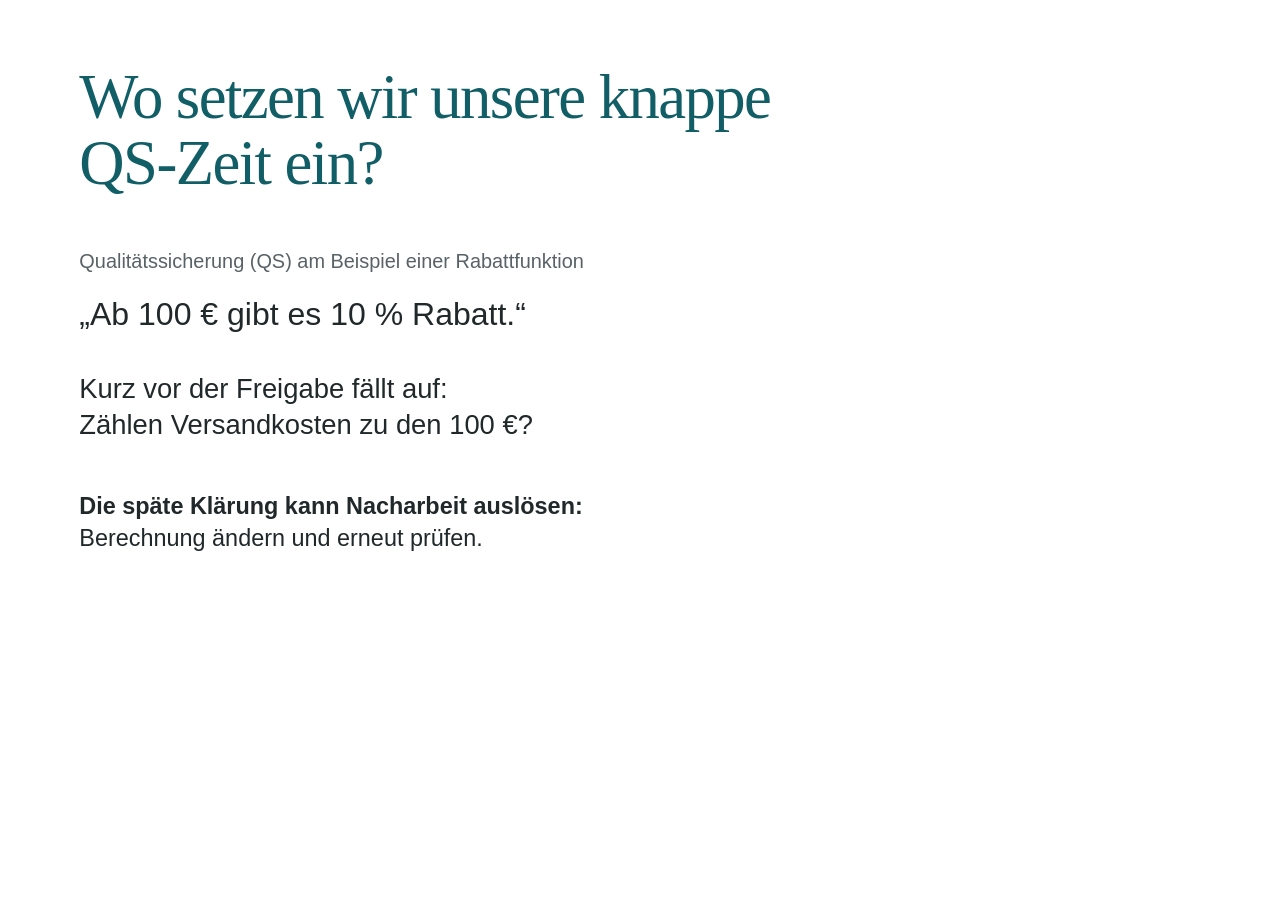
<file: 7-semester/sqm/1_übung/praesentation-neu/index.html>
<!doctype html><html lang="de"><head><meta charset="utf-8"><meta name="viewport" content="width=device-width,initial-scale=1"><title>Passender Aufwand für Softwarequalität</title><link rel="stylesheet" href="styles.css"></head><body><a class="skip-link" href="#folien">Zum Inhalt</a><p class="sr-only" id="keyboard-info">Präsentation mit fünf Folien. Pfeiltasten oder Bild auf und ab wechseln die Folie. Q öffnet Kapitel und Nachlese, H die Hilfe, N die private Sprecheransicht und F den Vollbildmodus.</p><noscript><p class="fallback-message">Alle fünf Folien stehen untereinander. <a href="statisch.html">Statische Fassung mit Nachlese</a> · <a href="sprechfassung.html">Vollständige Sprechfassung</a></p></noscript><main id="folien" aria-describedby="keyboard-info"><section class="slide opening" id="folie-1" aria-labelledby="titel-1"><h2 id="titel-1" tabindex="-1">Wo setzen wir unsere knappe QS-Zeit ein?</h2><div class="opening-statement"><p class="example-label">Qualitätssicherung (QS) am Beispiel einer Rabattfunktion</p><p class="big-quote">„Ab 100 € gibt es 10 % Rabatt.“</p><p class="opening-answer">Kurz vor der Freigabe fällt auf:<br>Zählen Versandkosten zu den 100 €?</p><p class="opening-consequence"><strong>Die späte Klärung kann Nacharbeit auslösen:</strong><br>Berechnung ändern und erneut prüfen.</p></div></section>
<section class="slide early" id="folie-2" aria-labelledby="titel-2"><h2 id="titel-2" tabindex="-1">Frühe QS: die Rabattregel vor dem Code klären</h2><ol class="process"><li><span class="step-number">1</span><strong>Gemeinsam prüfen</strong><p>Fachseite und Entwicklung lesen die Regel.</p><p>Zählen Versandkosten mit?</p></li><li><span class="step-number">2</span><strong>Erwartung vereinbaren</strong><p>Warenwert ohne Versand.</p><p>Genau 100 € reichen aus.</p></li><li><span class="step-number">3</span><strong>Beispiele festhalten</strong><p>99,99 €: kein Rabatt<br>100 €: 10 % Rabatt<br>95 € Warenwert + 5 € Versand: kein Rabatt.</p><p>Am Code später prüfen.<br>Bei neuer Fachregel Beispiele anpassen.</p></li></ol></section>
<section class="slide risk" id="folie-3" aria-labelledby="titel-3"><h2 id="titel-3" tabindex="-1">Das Fehlerrisiko bestimmt die Prüftiefe</h2><table><caption>Eigene Einschätzung für die Rabattfunktion, keine Unternehmensdaten</caption><thead><tr><th scope="col">Möglicher Fehler</th><th scope="col">Wahrscheinlichkeit und Folge</th><th scope="col">Unser Prüfaufwand</th></tr></thead><tbody><tr><th scope="row">Falscher Rabattbetrag</th><td>Grenzen und Berechnung sind fehleranfällig.<br>Falsche Beträge betreffen Kunden und Erlös.</td><td><strong>Gründlich prüfen</strong><br>Regel gemeinsam lesen, Grenz- und Versandfälle testen.</td></tr><tr><th scope="row">Uneinheitlicher Textabstand</th><td>Bei Layoutänderungen plausibel.<br>Hier nur ein optischer Mangel.</td><td><strong>Kurz prüfen</strong><br>Gezielte Sichtprüfung.</td></tr></tbody></table></section>
<section class="slide automation" id="folie-4" aria-labelledby="titel-4"><h2 id="titel-4" tabindex="-1">Die Rabattregel gilt auch nach Programmänderungen</h2><div class="comparison"><section><h3>Jedes Mal von Hand</h3><p class="comparison-main">Dieselben Grenz- und Versandfälle erneut prüfen.</p><p>Die vereinbarte Fachregel bleibt gleich.</p></section><section><h3>Automatisch wiederholen</h3><p class="comparison-main">Unser Einstieg: wichtige Rabattfälle durch Tests ausführen lassen.</p><p>Geeignet bei stabiler Regel und häufiger Wiederholung.</p><p>Aufbau, Auswertung und Pflege kosten ebenfalls Zeit.</p></section></div></section>
<section class="slide pilot" id="folie-5" aria-labelledby="titel-5"><h2 id="titel-5" tabindex="-1">Der nächste Rabattauftrag wird unser Pilot</h2><div class="pilot-proposal"><div><p class="pilot-budget"><strong>20</strong><span>Teamstunden als Pilotbudget<br>für zwei Wochen</span></p><p class="pilot-review">Nach zwei Wochen: Aufwand, früh erkannte Risiken und Wiederholungen auswerten. Über Fortsetzung entscheiden.</p></div><div class="pilot-scope"><p class="pilot-duration">Rabattregel gemeinsam klären.<br>Die wichtigen Fälle prüfen.</p><p>Stabile, häufig wiederkehrende Fälle automatisieren.<br>Aufbau, Auswertung und Pflege zählen zum Budget.</p><p>Notwendige Prüfungen bleiben Voraussetzung der Freigabe.</p></div></div><div class="pilot-decision"><p class="request">Bitte geben Sie das Zeitbudget frei und benennen Sie eine verantwortliche Person.</p></div></section></main><div class="sr-only" id="status" aria-live="polite" aria-atomic="true"></div><dialog id="chapters" aria-labelledby="chapters-title"><div class="dialog-heading"><h2 id="chapters-title">Kapitel und Nachlese</h2><button type="button" data-close="chapters" aria-label="Kapitel und Nachlese schließen">Schließen</button></div><nav aria-label="Folien auswählen"><ol><li><button type="button" data-slide="0">Warum QS-Zeit?</button></li><li><button type="button" data-slide="1">Vor dem Code klären</button></li><li><button type="button" data-slide="2">Prüfaufwand auswählen</button></li><li><button type="button" data-slide="3">Wiederholung erleichtern</button></li><li><button type="button" data-slide="4">Begrenzt erproben</button></li></ol></nav><p><a href="statisch.html">Alle Folien statisch lesen</a> · <a href="sprechfassung.html">Vollständige Sprechfassung</a> · <a href="sprecher.html" target="_blank" rel="noopener">Sprecheransicht unabhängig öffnen</a></p><details><summary>Details und offizielle Fachquelle</summary><section class="read-entry"><h3>1. Wo setzen wir unsere knappe QS-Zeit ein?</h3><p>Wir hören in unserer Firma: Für Software-Qualitätssicherung fehlen Zeit und Geld. Die Leitfrage meines Vorschlags lautet deshalb: Wo setzen wir unsere knappe QS-Zeit ein? Ich gehe das an einem erfundenen, aber konkreten Auftrag durch. Wir bauen eine Rabattfunktion. Die Anforderung lautet: Ab hundert Euro gibt es zehn Prozent Rabatt.</p><p>Stellen wir uns vor, erst kurz vor der Freigabe fragt jemand: Zählen die Versandkosten zu diesen hundert Euro? Entwicklung und Fachseite haben die Regel unterschiedlich verstanden. Wenn die fertige Berechnung von der später vereinbarten Regel abweicht, müssen wir sie ändern und erneut prüfen. Der Zeitdruck entsteht dadurch genau vor der Lieferung. Das ist eine mögliche Folge dieses Beispiels, keine gemessene Kostenersparnis.</p><p>Frühe Qualitätssicherung beansprucht ebenfalls Zeit. Wir müssen also auswählen, welcher kleine Aufwand jetzt solche Unklarheiten sichtbar machen kann. Schauen wir dazu auf denselben Auftrag, diesmal vor dem ersten Code.</p><p class="source"><strong>Fachquelle:</strong> ISTQB, <a href="https://istqb.org/wp-content/uploads/2024/11/ISTQB_CTFL_Syllabus_v4.0.1.pdf" target="_blank" rel="noopener">Certified Tester Foundation Level Syllabus v4.0.1</a> (15.09.2024), Abschnitt 1.2.1, 1.2.2, 1.3. Frühe Rückmeldung und mögliche Folgen später Fehlererkennung. Die geschilderte Situation ist ein eigenes Beispiel..</p></section><section class="read-entry"><h3>2. Frühe QS: die Rabattregel vor dem Code klären</h3><p>Die erste Maßnahme ist eine gemeinsame Durchsicht der Anforderung. Man nennt das einen Review. Fachseite und Entwicklung fragen zusammen: Welcher Betrag zählt? Für unser Beispiel vereinbaren sie den Warenwert ohne Versand. Genau hundert Euro sollen ausreichen. Diese Festlegung ist unsere Beispielentscheidung und keine allgemeine Rabattregel.</p><p>Dazu halten sie drei einfache Fälle fest: Bei neunundneunzig Euro neunundneunzig Warenwert gibt es keinen Rabatt, bei hundert Euro zehn Prozent. Und bei fünfundneunzig Euro Warenwert plus fünf Euro Versand gibt es keinen Rabatt. Genau dieser Fall klärt unsere Eingangsfrage: Versandkosten helfen nicht, die Rabattgrenze zu erreichen. So verstehen alle, was die spätere Software leisten soll. Sobald der betreffende Code läuft, prüfen wir diese Fälle daran. Wir brauchen dafür kein vollständig fertiges System.</p><p>Damit beantworten wir zwei Einwände: Testvorbereitung kann schon vor dem ausführbaren Code beginnen. Und falls sich die Fachregel ändert, passen wir die Erwartungen und die knappen Beispiele an. Aufwendige technische Tests müssen wir zu diesem Zeitpunkt noch nicht bauen. Gemeinsame Erwartungen und dieses Vorgehen verbessern unsere Arbeitsweise. Das gehört zur Qualitätssicherung. Die späteren Tests geben Rückmeldung, ob die Umsetzung passt.</p><p>Jetzt kennen wir eine sinnvolle frühe Maßnahme. Aber unser Zeitbudget bleibt knapp. Wie viel müssen wir an dieser Funktion tatsächlich prüfen?</p><p class="source"><strong>Fachquelle:</strong> ISTQB, <a href="https://istqb.org/wp-content/uploads/2024/11/ISTQB_CTFL_Syllabus_v4.0.1.pdf" target="_blank" rel="noopener">Certified Tester Foundation Level Syllabus v4.0.1</a> (15.09.2024), Abschnitt 1.2.2, 2.1.2, 2.1.5, 3.1, 4.5.2. Gemeinsame Erwartungen und frühe Durchsicht. Die Rabattregel und die konkreten Fälle sind eigene Beispiele..</p></section><section class="read-entry"><h3>3. Das Fehlerrisiko bestimmt die Prüftiefe</h3><p>Wir bleiben bei der Rabattfunktion und vergleichen zwei mögliche Fehler. Ein falscher Rabattbetrag trifft Kunden und unseren Erlös. Grenzen und Berechnungen halten wir in diesem Beispiel für fehleranfällig. Deshalb nehmen wir uns Zeit, die Regel gemeinsam zu prüfen und die Berechnung einschließlich der Grenzfälle und des Versandkostenfalls zu testen.</p><p>Ein uneinheitlicher Textabstand kann bei einer Layoutänderung ebenfalls auftreten. Wir nehmen hier ausdrücklich an, dass er nur optisch stört und die Bedienung nicht beeinträchtigt. Dafür planen wir zunächst eine kurze Sichtprüfung. Bei anderer Wirkung wäre auch diese Priorität neu zu bewerten.</p><p>So begründen wir die Prüftiefe durch zwei Fragen: Wie wahrscheinlich ist ein Fehler und wie schwer wären seine Folgen? Das Team muss diese Einschätzungen mit der Fachseite abstimmen. Wir behaupten damit keine gemessenen Wahrscheinlichkeiten. Auch ein seltener Fehler kann wegen seiner schweren Folgen viel Prüfaufwand verdienen. Tests geben uns Hinweise auf verbleibende Risiken und beweisen keine Fehlerfreiheit.</p><p>Damit steht unsere erste Auswahl fest: Die Rabattberechnung verdient gründliche Prüfung. Als Nächstes geht es darum, wie wir diese wichtigen Prüfungen nach Änderungen am Programm bei gleichbleibender Fachregel wiederholen.</p><p class="source"><strong>Fachquelle:</strong> ISTQB, <a href="https://istqb.org/wp-content/uploads/2024/11/ISTQB_CTFL_Syllabus_v4.0.1.pdf" target="_blank" rel="noopener">Certified Tester Foundation Level Syllabus v4.0.1</a> (15.09.2024), Abschnitt 5.2.1–5.2.4. Priorisierung nach Wahrscheinlichkeit und Fehlerfolge. Die Einschätzungen zur Rabattfunktion sind eigene Annahmen..</p></section><section class="read-entry"><h3>4. Die Rabattregel gilt auch nach Programmänderungen</h3><p>Wenn wir das Programm ändern, soll bei unveränderter Fachregel weiterhin derselbe Rabatt herauskommen. Deshalb wiederholen wir die vereinbarten Grenzfälle und den Fall mit fünfundneunzig Euro Warenwert plus fünf Euro Versand. Das ist eine andere Situation als eine geänderte Fachregel: Dann müssen wir die erwarteten Ergebnisse zuerst anpassen. Von Hand kostet uns das bei jeder Wiederholung Zeit. Automatisierte Tests führen dieselben vereinbarten Prüfungen wiederholt aus und können schneller Rückmeldung geben.</p><p>Der Einwand, wir hätten keine Zeit für Testautomatisierung, benennt aber einen echten Aufwand. Wir müssen Tests aufbauen, Daten bereitstellen, Ergebnisse auswerten und die Tests bei Änderungen pflegen. Automatisierung lohnt sich daher nicht automatisch. Bei einer einmaligen Prüfung oder einer ständig wechselnden Regel kann Handarbeit zunächst angemessener sein.</p><p>Für unseren Auftrag beginnen wir mit wenigen wichtigen Rabattfällen, sobald die Regel ausreichend stabil ist und wir häufige Wiederholung erwarten. Neue fachliche Fragen und neue Risiken brauchen weiterhin menschliches Urteil. Wir vergleichen die wiederholte Handarbeit mit dem gesamten Aufwand der Automatisierung.</p><p>Wir haben jetzt einen konkreten Ansatz: früh gemeinsam klären, den wichtigen Fehler gründlich prüfen und geeignete Wiederholungen erleichtern. Diesen Ansatz können wir begrenzt im nächsten Auftrag erproben.</p><p class="source"><strong>Fachquelle:</strong> ISTQB, <a href="https://istqb.org/wp-content/uploads/2024/11/ISTQB_CTFL_Syllabus_v4.0.1.pdf" target="_blank" rel="noopener">Certified Tester Foundation Level Syllabus v4.0.1</a> (15.09.2024), Abschnitt 2.2.3, 6.2. Wiederholte Prüfung nach Programmänderungen bei unveränderter Fachregel, Nutzen und Aufwand der Automatisierung..</p></section><section class="read-entry"><h3>5. Der nächste Rabattauftrag wird unser Pilot</h3><p>Mein Vorschlag ist ein Pilot beim nächsten Rabattauftrag: zwei Wochen und zwanzig Teamstunden insgesamt. Das ist ein eigener Budgetvorschlag. Die Zahlen stammen aus keiner Studie und sagen nicht, wie viel Qualitätssicherung dauerhaft ausreicht.</p><p>Eine benannte Person koordiniert. Fachseite und Entwicklung klären die Rabattregel gemeinsam. Wir prüfen die wichtigen Grenz- und Versandfälle und automatisieren davon die stabilen, häufig wiederkehrenden. Aufbau, Auswertung und Pflege zählen zu den zwanzig Stunden. Am Budgetlimit bewerten wir den Umfang und offene Risiken neu. Falls notwendige Prüfungen fehlen, brauchen wir mehr Zeit oder müssen die Lieferung verschieben. Die zuständige Führung entscheidet über die Freigabe anhand der verbleibenden Risiken.</p><p>Während des Pilots halten wir den tatsächlichen Aufwand fest. Wir besprechen, welche Unklarheiten früh sichtbar wurden, welche Nacharbeit entstand und ob wiederholte Prüfungen weniger Handarbeit erforderten. Auch die Pflegezeit zählt. Nach zwei Wochen entscheiden wir, was wir fortsetzen, anpassen oder beenden. Eine hohe Zahl gefundener Fehler allein belegt noch keinen Nutzen.</p><p>So beantworten wir die Leitfrage: Wir setzen unsere knappe QS-Zeit zuerst dort ein, wo wir wichtige Fehler früh erkennen können. Wir lernen am begrenzten Auftrag, welcher Aufwand in unserem Umfeld angemessen ist. Ich bitte deshalb um dieses Zeitbudget und eine verantwortliche Person.</p><p class="source"><strong>Fachquelle:</strong> ISTQB, <a href="https://istqb.org/wp-content/uploads/2024/11/ISTQB_CTFL_Syllabus_v4.0.1.pdf" target="_blank" rel="noopener">Certified Tester Foundation Level Syllabus v4.0.1</a> (15.09.2024), Abschnitt 1.2.2, 2.1.6, 5.2, 6.2. Aus Erfahrung das Vorgehen verbessern. Der Pilot samt Budget ist ein eigener Vorschlag..</p></section></details></dialog><dialog id="help" aria-labelledby="help-title"><div class="dialog-heading"><h2 id="help-title">Bedienung</h2><button type="button" data-close="help">Schließen</button></div><dl class="shortcuts"><dt>Pfeil rechts / unten, Bild ab</dt><dd>Nächste Folie</dd><dt>Pfeil links / oben, Bild auf</dt><dd>Vorherige Folie</dd><dt>Q</dt><dd>Kapitel, Nachlese und Quellen</dd><dt>H</dt><dd>Diese Hilfe</dd><dt>N</dt><dd>Private Sprecheransicht in einem eigenen Fenster</dd><dt>F</dt><dd>Vollbild ein- oder ausschalten</dd><dt>Esc</dt><dd>Offenen Dialog oder Vollbild schließen</dd></dl><p>Die Tasten reagieren außerhalb von Eingabefeldern. Alle Inhalte sind sofort sichtbar. Die Präsentation enthält keine Animationen.</p><p>Falls das neue Fenster blockiert wird: <a href="sprecher.html" target="_blank" rel="noopener">Sprecheransicht direkt öffnen</a>. Sie bleibt auch ohne Verbindung zur Präsentation lesbar.</p></dialog><script src="app.js"></script></body></html>
</file>
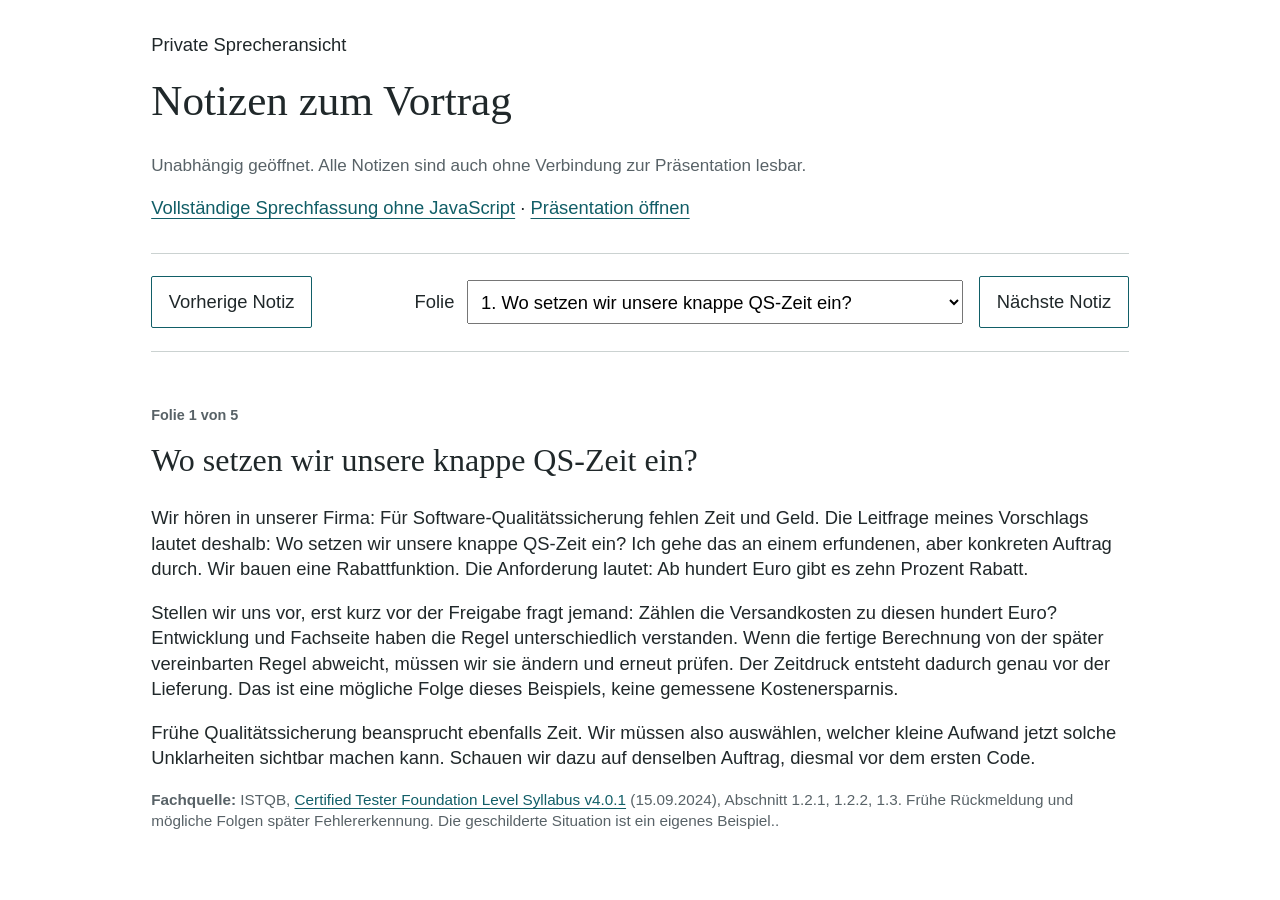
<file: 7-semester/sqm/1_übung/praesentation-neu/sprecher.html>
<!doctype html><html lang="de"><head><meta charset="utf-8"><meta name="viewport" content="width=device-width,initial-scale=1"><title>Private Sprecheransicht – Softwarequalität</title><link rel="stylesheet" href="styles.css"></head><body class="speaker"><header><p>Private Sprecheransicht</p><h1>Notizen zum Vortrag</h1><p id="connection" role="status">Unabhängig geöffnet. Alle Notizen sind auch ohne Verbindung zur Präsentation lesbar.</p><p><a href="sprechfassung.html">Vollständige Sprechfassung ohne JavaScript</a> · <a href="index.html" target="_blank" rel="noopener">Präsentation öffnen</a></p></header><nav class="speaker-controls" aria-label="Notizen auswählen" hidden><button type="button" id="previous">Vorherige Notiz</button><label>Folie <select id="slide-select" aria-label="Notiz für Folie auswählen"></select></label><button type="button" id="next">Nächste Notiz</button></nav><main><article class="speaker-note" id="notiz-1"><p class="note-position">Folie 1 von 5</p><h2>Wo setzen wir unsere knappe QS-Zeit ein?</h2><p>Wir hören in unserer Firma: Für Software-Qualitätssicherung fehlen Zeit und Geld. Die Leitfrage meines Vorschlags lautet deshalb: Wo setzen wir unsere knappe QS-Zeit ein? Ich gehe das an einem erfundenen, aber konkreten Auftrag durch. Wir bauen eine Rabattfunktion. Die Anforderung lautet: Ab hundert Euro gibt es zehn Prozent Rabatt.</p><p>Stellen wir uns vor, erst kurz vor der Freigabe fragt jemand: Zählen die Versandkosten zu diesen hundert Euro? Entwicklung und Fachseite haben die Regel unterschiedlich verstanden. Wenn die fertige Berechnung von der später vereinbarten Regel abweicht, müssen wir sie ändern und erneut prüfen. Der Zeitdruck entsteht dadurch genau vor der Lieferung. Das ist eine mögliche Folge dieses Beispiels, keine gemessene Kostenersparnis.</p><p>Frühe Qualitätssicherung beansprucht ebenfalls Zeit. Wir müssen also auswählen, welcher kleine Aufwand jetzt solche Unklarheiten sichtbar machen kann. Schauen wir dazu auf denselben Auftrag, diesmal vor dem ersten Code.</p><p class="source"><strong>Fachquelle:</strong> ISTQB, <a href="https://istqb.org/wp-content/uploads/2024/11/ISTQB_CTFL_Syllabus_v4.0.1.pdf" target="_blank" rel="noopener">Certified Tester Foundation Level Syllabus v4.0.1</a> (15.09.2024), Abschnitt 1.2.1, 1.2.2, 1.3. Frühe Rückmeldung und mögliche Folgen später Fehlererkennung. Die geschilderte Situation ist ein eigenes Beispiel..</p></article><article class="speaker-note" id="notiz-2"><p class="note-position">Folie 2 von 5</p><h2>Frühe QS: die Rabattregel vor dem Code klären</h2><p>Die erste Maßnahme ist eine gemeinsame Durchsicht der Anforderung. Man nennt das einen Review. Fachseite und Entwicklung fragen zusammen: Welcher Betrag zählt? Für unser Beispiel vereinbaren sie den Warenwert ohne Versand. Genau hundert Euro sollen ausreichen. Diese Festlegung ist unsere Beispielentscheidung und keine allgemeine Rabattregel.</p><p>Dazu halten sie drei einfache Fälle fest: Bei neunundneunzig Euro neunundneunzig Warenwert gibt es keinen Rabatt, bei hundert Euro zehn Prozent. Und bei fünfundneunzig Euro Warenwert plus fünf Euro Versand gibt es keinen Rabatt. Genau dieser Fall klärt unsere Eingangsfrage: Versandkosten helfen nicht, die Rabattgrenze zu erreichen. So verstehen alle, was die spätere Software leisten soll. Sobald der betreffende Code läuft, prüfen wir diese Fälle daran. Wir brauchen dafür kein vollständig fertiges System.</p><p>Damit beantworten wir zwei Einwände: Testvorbereitung kann schon vor dem ausführbaren Code beginnen. Und falls sich die Fachregel ändert, passen wir die Erwartungen und die knappen Beispiele an. Aufwendige technische Tests müssen wir zu diesem Zeitpunkt noch nicht bauen. Gemeinsame Erwartungen und dieses Vorgehen verbessern unsere Arbeitsweise. Das gehört zur Qualitätssicherung. Die späteren Tests geben Rückmeldung, ob die Umsetzung passt.</p><p>Jetzt kennen wir eine sinnvolle frühe Maßnahme. Aber unser Zeitbudget bleibt knapp. Wie viel müssen wir an dieser Funktion tatsächlich prüfen?</p><p class="source"><strong>Fachquelle:</strong> ISTQB, <a href="https://istqb.org/wp-content/uploads/2024/11/ISTQB_CTFL_Syllabus_v4.0.1.pdf" target="_blank" rel="noopener">Certified Tester Foundation Level Syllabus v4.0.1</a> (15.09.2024), Abschnitt 1.2.2, 2.1.2, 2.1.5, 3.1, 4.5.2. Gemeinsame Erwartungen und frühe Durchsicht. Die Rabattregel und die konkreten Fälle sind eigene Beispiele..</p></article><article class="speaker-note" id="notiz-3"><p class="note-position">Folie 3 von 5</p><h2>Das Fehlerrisiko bestimmt die Prüftiefe</h2><p>Wir bleiben bei der Rabattfunktion und vergleichen zwei mögliche Fehler. Ein falscher Rabattbetrag trifft Kunden und unseren Erlös. Grenzen und Berechnungen halten wir in diesem Beispiel für fehleranfällig. Deshalb nehmen wir uns Zeit, die Regel gemeinsam zu prüfen und die Berechnung einschließlich der Grenzfälle und des Versandkostenfalls zu testen.</p><p>Ein uneinheitlicher Textabstand kann bei einer Layoutänderung ebenfalls auftreten. Wir nehmen hier ausdrücklich an, dass er nur optisch stört und die Bedienung nicht beeinträchtigt. Dafür planen wir zunächst eine kurze Sichtprüfung. Bei anderer Wirkung wäre auch diese Priorität neu zu bewerten.</p><p>So begründen wir die Prüftiefe durch zwei Fragen: Wie wahrscheinlich ist ein Fehler und wie schwer wären seine Folgen? Das Team muss diese Einschätzungen mit der Fachseite abstimmen. Wir behaupten damit keine gemessenen Wahrscheinlichkeiten. Auch ein seltener Fehler kann wegen seiner schweren Folgen viel Prüfaufwand verdienen. Tests geben uns Hinweise auf verbleibende Risiken und beweisen keine Fehlerfreiheit.</p><p>Damit steht unsere erste Auswahl fest: Die Rabattberechnung verdient gründliche Prüfung. Als Nächstes geht es darum, wie wir diese wichtigen Prüfungen nach Änderungen am Programm bei gleichbleibender Fachregel wiederholen.</p><p class="source"><strong>Fachquelle:</strong> ISTQB, <a href="https://istqb.org/wp-content/uploads/2024/11/ISTQB_CTFL_Syllabus_v4.0.1.pdf" target="_blank" rel="noopener">Certified Tester Foundation Level Syllabus v4.0.1</a> (15.09.2024), Abschnitt 5.2.1–5.2.4. Priorisierung nach Wahrscheinlichkeit und Fehlerfolge. Die Einschätzungen zur Rabattfunktion sind eigene Annahmen..</p></article><article class="speaker-note" id="notiz-4"><p class="note-position">Folie 4 von 5</p><h2>Die Rabattregel gilt auch nach Programmänderungen</h2><p>Wenn wir das Programm ändern, soll bei unveränderter Fachregel weiterhin derselbe Rabatt herauskommen. Deshalb wiederholen wir die vereinbarten Grenzfälle und den Fall mit fünfundneunzig Euro Warenwert plus fünf Euro Versand. Das ist eine andere Situation als eine geänderte Fachregel: Dann müssen wir die erwarteten Ergebnisse zuerst anpassen. Von Hand kostet uns das bei jeder Wiederholung Zeit. Automatisierte Tests führen dieselben vereinbarten Prüfungen wiederholt aus und können schneller Rückmeldung geben.</p><p>Der Einwand, wir hätten keine Zeit für Testautomatisierung, benennt aber einen echten Aufwand. Wir müssen Tests aufbauen, Daten bereitstellen, Ergebnisse auswerten und die Tests bei Änderungen pflegen. Automatisierung lohnt sich daher nicht automatisch. Bei einer einmaligen Prüfung oder einer ständig wechselnden Regel kann Handarbeit zunächst angemessener sein.</p><p>Für unseren Auftrag beginnen wir mit wenigen wichtigen Rabattfällen, sobald die Regel ausreichend stabil ist und wir häufige Wiederholung erwarten. Neue fachliche Fragen und neue Risiken brauchen weiterhin menschliches Urteil. Wir vergleichen die wiederholte Handarbeit mit dem gesamten Aufwand der Automatisierung.</p><p>Wir haben jetzt einen konkreten Ansatz: früh gemeinsam klären, den wichtigen Fehler gründlich prüfen und geeignete Wiederholungen erleichtern. Diesen Ansatz können wir begrenzt im nächsten Auftrag erproben.</p><p class="source"><strong>Fachquelle:</strong> ISTQB, <a href="https://istqb.org/wp-content/uploads/2024/11/ISTQB_CTFL_Syllabus_v4.0.1.pdf" target="_blank" rel="noopener">Certified Tester Foundation Level Syllabus v4.0.1</a> (15.09.2024), Abschnitt 2.2.3, 6.2. Wiederholte Prüfung nach Programmänderungen bei unveränderter Fachregel, Nutzen und Aufwand der Automatisierung..</p></article><article class="speaker-note" id="notiz-5"><p class="note-position">Folie 5 von 5</p><h2>Der nächste Rabattauftrag wird unser Pilot</h2><p>Mein Vorschlag ist ein Pilot beim nächsten Rabattauftrag: zwei Wochen und zwanzig Teamstunden insgesamt. Das ist ein eigener Budgetvorschlag. Die Zahlen stammen aus keiner Studie und sagen nicht, wie viel Qualitätssicherung dauerhaft ausreicht.</p><p>Eine benannte Person koordiniert. Fachseite und Entwicklung klären die Rabattregel gemeinsam. Wir prüfen die wichtigen Grenz- und Versandfälle und automatisieren davon die stabilen, häufig wiederkehrenden. Aufbau, Auswertung und Pflege zählen zu den zwanzig Stunden. Am Budgetlimit bewerten wir den Umfang und offene Risiken neu. Falls notwendige Prüfungen fehlen, brauchen wir mehr Zeit oder müssen die Lieferung verschieben. Die zuständige Führung entscheidet über die Freigabe anhand der verbleibenden Risiken.</p><p>Während des Pilots halten wir den tatsächlichen Aufwand fest. Wir besprechen, welche Unklarheiten früh sichtbar wurden, welche Nacharbeit entstand und ob wiederholte Prüfungen weniger Handarbeit erforderten. Auch die Pflegezeit zählt. Nach zwei Wochen entscheiden wir, was wir fortsetzen, anpassen oder beenden. Eine hohe Zahl gefundener Fehler allein belegt noch keinen Nutzen.</p><p>So beantworten wir die Leitfrage: Wir setzen unsere knappe QS-Zeit zuerst dort ein, wo wir wichtige Fehler früh erkennen können. Wir lernen am begrenzten Auftrag, welcher Aufwand in unserem Umfeld angemessen ist. Ich bitte deshalb um dieses Zeitbudget und eine verantwortliche Person.</p><p class="source"><strong>Fachquelle:</strong> ISTQB, <a href="https://istqb.org/wp-content/uploads/2024/11/ISTQB_CTFL_Syllabus_v4.0.1.pdf" target="_blank" rel="noopener">Certified Tester Foundation Level Syllabus v4.0.1</a> (15.09.2024), Abschnitt 1.2.2, 2.1.6, 5.2, 6.2. Aus Erfahrung das Vorgehen verbessern. Der Pilot samt Budget ist ein eigener Vorschlag..</p></article></main><script src="notes.js"></script><script src="sprecher.js"></script></body></html>
</file>
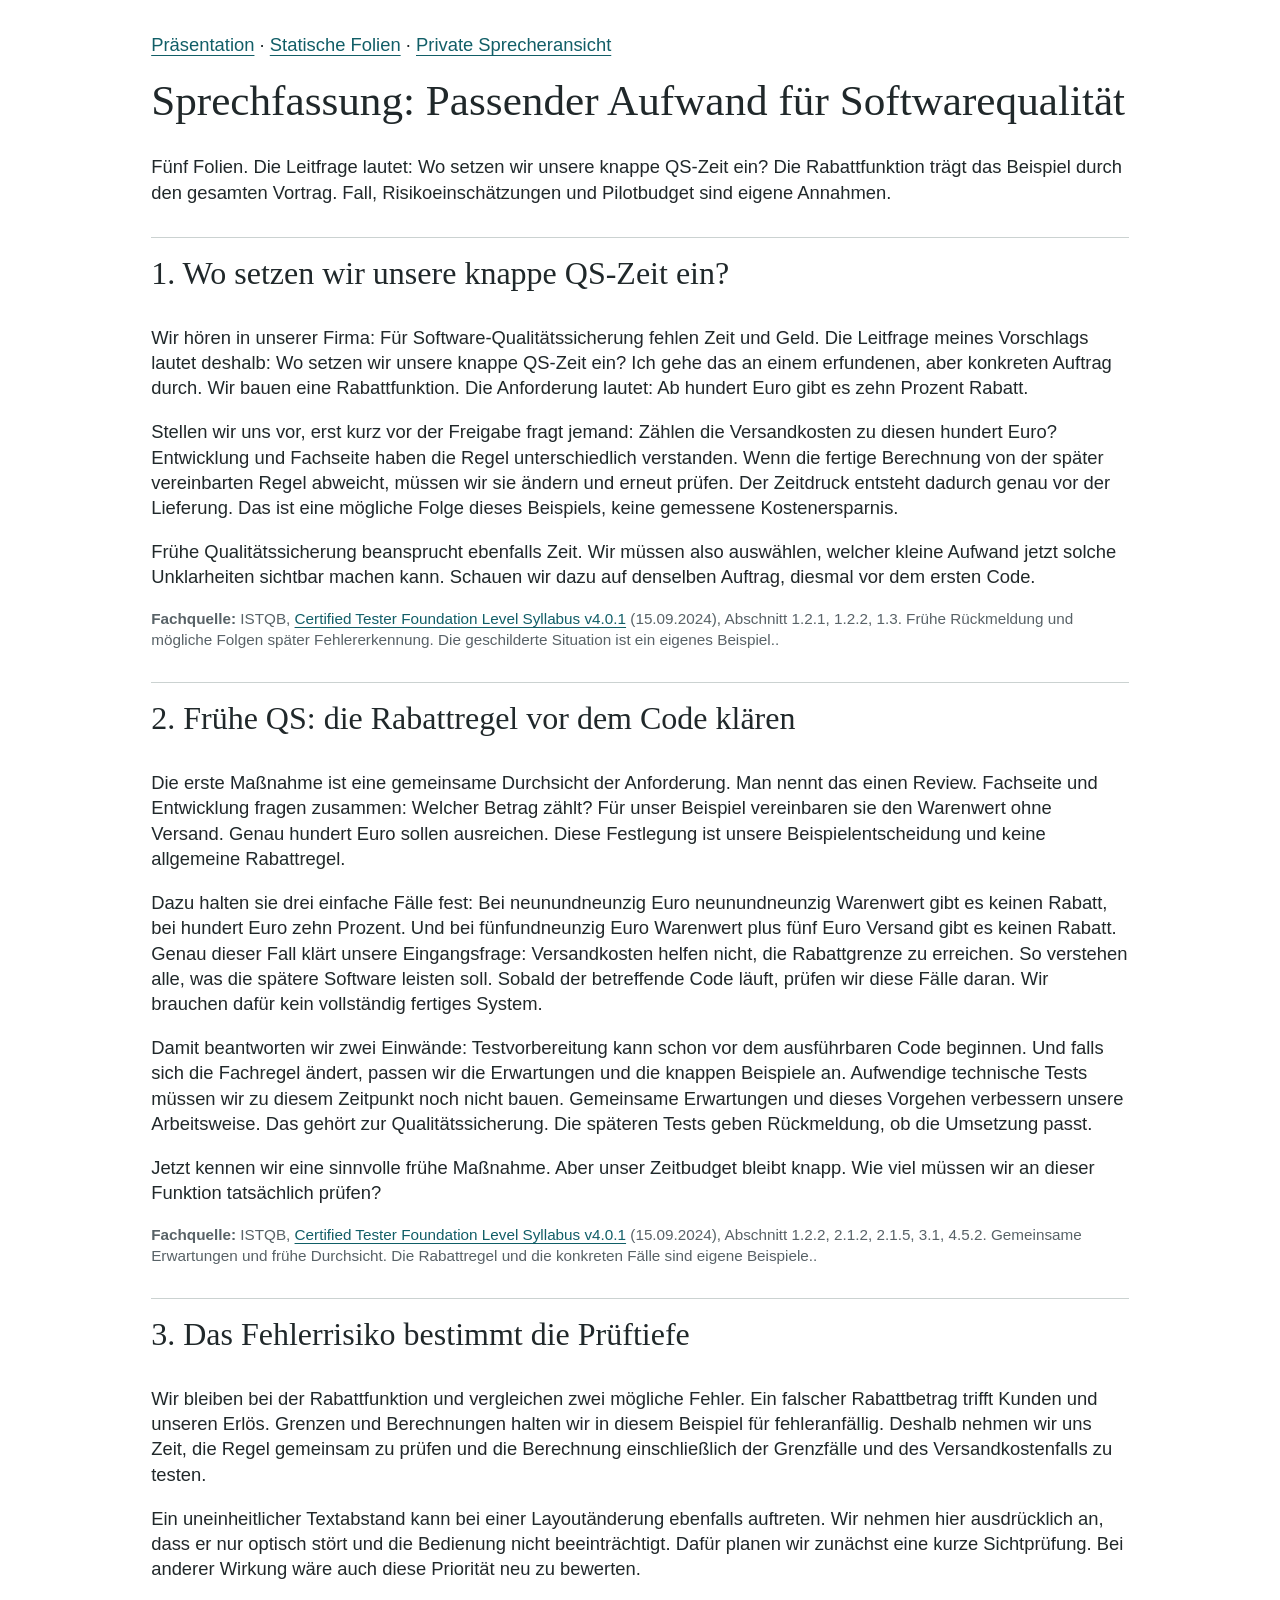
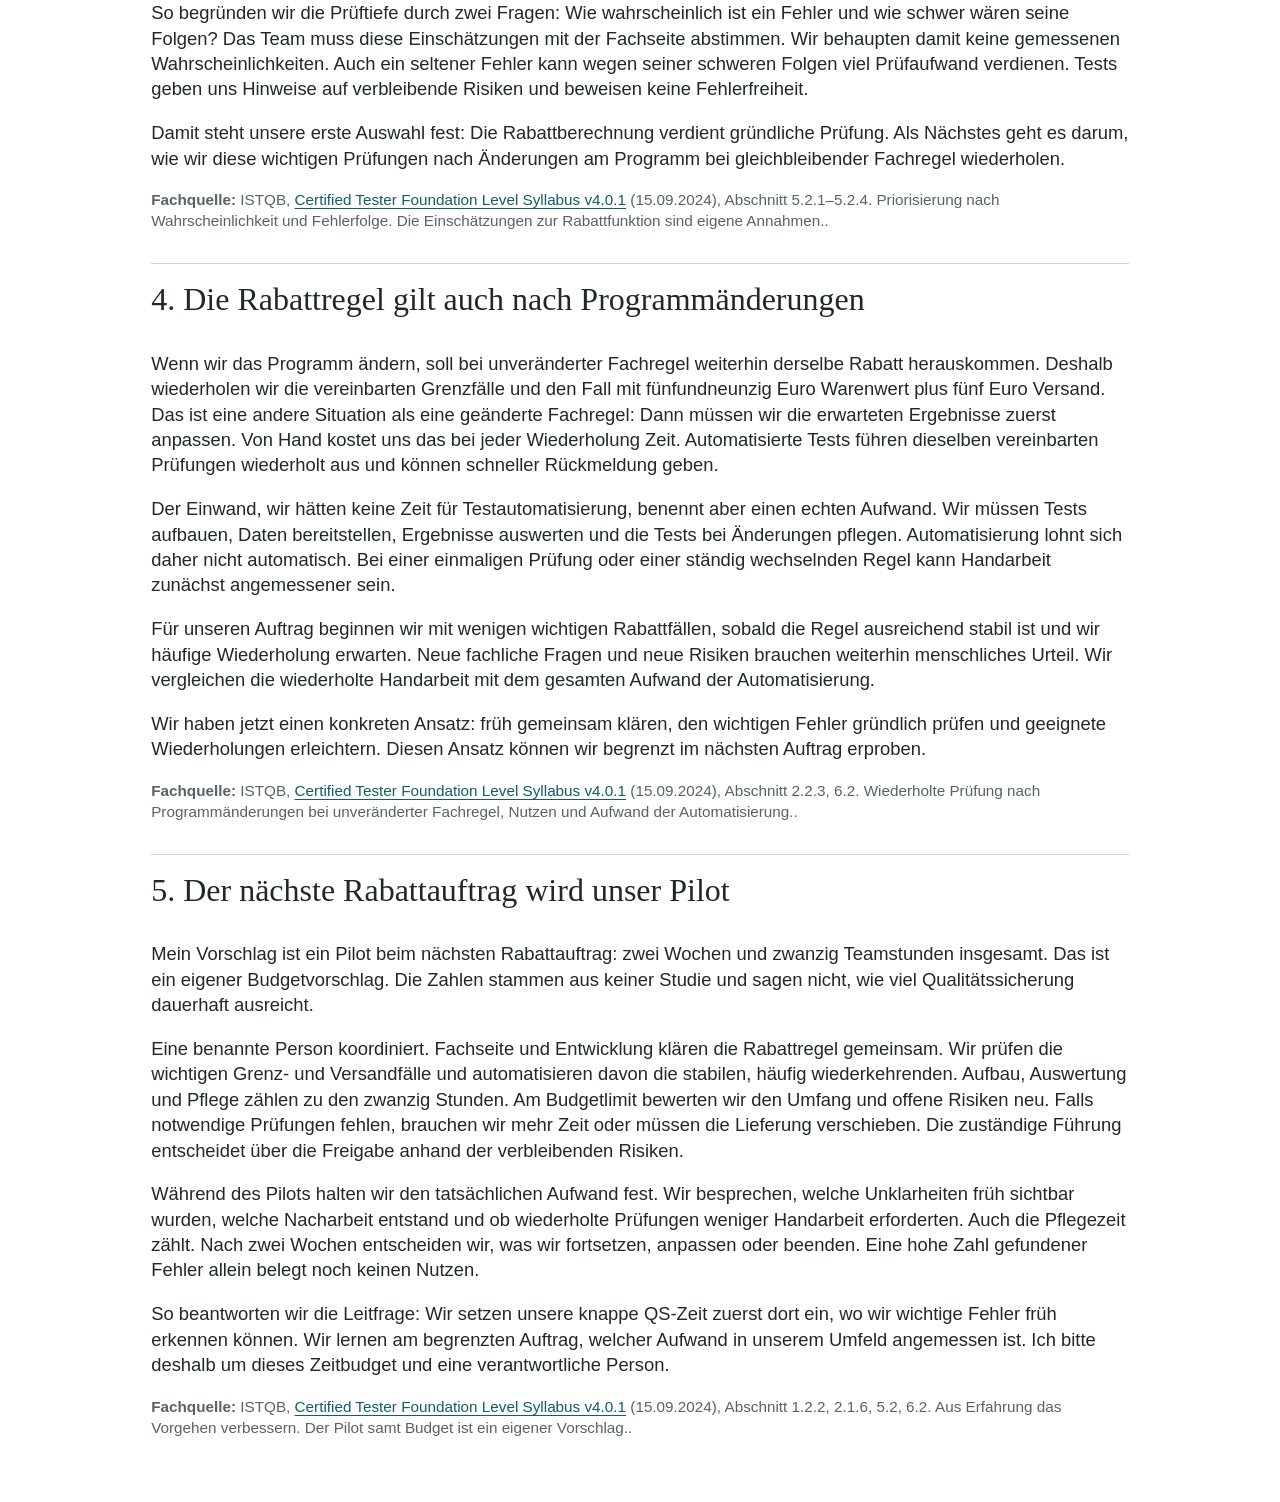
<file: 7-semester/sqm/1_übung/praesentation-neu/sprechfassung.html>
<!doctype html><html lang="de"><head><meta charset="utf-8"><meta name="viewport" content="width=device-width,initial-scale=1"><title>Softwarequalität – vollständige Sprechfassung</title><link rel="stylesheet" href="styles.css"></head><body class="manuscript"><header><p><a href="index.html">Präsentation</a> · <a href="statisch.html">Statische Folien</a> · <a href="sprecher.html">Private Sprecheransicht</a></p><h1>Sprechfassung: Passender Aufwand für Softwarequalität</h1><p>Fünf Folien. Die Leitfrage lautet: Wo setzen wir unsere knappe QS-Zeit ein? Die Rabattfunktion trägt das Beispiel durch den gesamten Vortrag. Fall, Risikoeinschätzungen und Pilotbudget sind eigene Annahmen.</p></header><main><section class="read-entry"><h3>1. Wo setzen wir unsere knappe QS-Zeit ein?</h3><p>Wir hören in unserer Firma: Für Software-Qualitätssicherung fehlen Zeit und Geld. Die Leitfrage meines Vorschlags lautet deshalb: Wo setzen wir unsere knappe QS-Zeit ein? Ich gehe das an einem erfundenen, aber konkreten Auftrag durch. Wir bauen eine Rabattfunktion. Die Anforderung lautet: Ab hundert Euro gibt es zehn Prozent Rabatt.</p><p>Stellen wir uns vor, erst kurz vor der Freigabe fragt jemand: Zählen die Versandkosten zu diesen hundert Euro? Entwicklung und Fachseite haben die Regel unterschiedlich verstanden. Wenn die fertige Berechnung von der später vereinbarten Regel abweicht, müssen wir sie ändern und erneut prüfen. Der Zeitdruck entsteht dadurch genau vor der Lieferung. Das ist eine mögliche Folge dieses Beispiels, keine gemessene Kostenersparnis.</p><p>Frühe Qualitätssicherung beansprucht ebenfalls Zeit. Wir müssen also auswählen, welcher kleine Aufwand jetzt solche Unklarheiten sichtbar machen kann. Schauen wir dazu auf denselben Auftrag, diesmal vor dem ersten Code.</p><p class="source"><strong>Fachquelle:</strong> ISTQB, <a href="https://istqb.org/wp-content/uploads/2024/11/ISTQB_CTFL_Syllabus_v4.0.1.pdf" target="_blank" rel="noopener">Certified Tester Foundation Level Syllabus v4.0.1</a> (15.09.2024), Abschnitt 1.2.1, 1.2.2, 1.3. Frühe Rückmeldung und mögliche Folgen später Fehlererkennung. Die geschilderte Situation ist ein eigenes Beispiel..</p></section><section class="read-entry"><h3>2. Frühe QS: die Rabattregel vor dem Code klären</h3><p>Die erste Maßnahme ist eine gemeinsame Durchsicht der Anforderung. Man nennt das einen Review. Fachseite und Entwicklung fragen zusammen: Welcher Betrag zählt? Für unser Beispiel vereinbaren sie den Warenwert ohne Versand. Genau hundert Euro sollen ausreichen. Diese Festlegung ist unsere Beispielentscheidung und keine allgemeine Rabattregel.</p><p>Dazu halten sie drei einfache Fälle fest: Bei neunundneunzig Euro neunundneunzig Warenwert gibt es keinen Rabatt, bei hundert Euro zehn Prozent. Und bei fünfundneunzig Euro Warenwert plus fünf Euro Versand gibt es keinen Rabatt. Genau dieser Fall klärt unsere Eingangsfrage: Versandkosten helfen nicht, die Rabattgrenze zu erreichen. So verstehen alle, was die spätere Software leisten soll. Sobald der betreffende Code läuft, prüfen wir diese Fälle daran. Wir brauchen dafür kein vollständig fertiges System.</p><p>Damit beantworten wir zwei Einwände: Testvorbereitung kann schon vor dem ausführbaren Code beginnen. Und falls sich die Fachregel ändert, passen wir die Erwartungen und die knappen Beispiele an. Aufwendige technische Tests müssen wir zu diesem Zeitpunkt noch nicht bauen. Gemeinsame Erwartungen und dieses Vorgehen verbessern unsere Arbeitsweise. Das gehört zur Qualitätssicherung. Die späteren Tests geben Rückmeldung, ob die Umsetzung passt.</p><p>Jetzt kennen wir eine sinnvolle frühe Maßnahme. Aber unser Zeitbudget bleibt knapp. Wie viel müssen wir an dieser Funktion tatsächlich prüfen?</p><p class="source"><strong>Fachquelle:</strong> ISTQB, <a href="https://istqb.org/wp-content/uploads/2024/11/ISTQB_CTFL_Syllabus_v4.0.1.pdf" target="_blank" rel="noopener">Certified Tester Foundation Level Syllabus v4.0.1</a> (15.09.2024), Abschnitt 1.2.2, 2.1.2, 2.1.5, 3.1, 4.5.2. Gemeinsame Erwartungen und frühe Durchsicht. Die Rabattregel und die konkreten Fälle sind eigene Beispiele..</p></section><section class="read-entry"><h3>3. Das Fehlerrisiko bestimmt die Prüftiefe</h3><p>Wir bleiben bei der Rabattfunktion und vergleichen zwei mögliche Fehler. Ein falscher Rabattbetrag trifft Kunden und unseren Erlös. Grenzen und Berechnungen halten wir in diesem Beispiel für fehleranfällig. Deshalb nehmen wir uns Zeit, die Regel gemeinsam zu prüfen und die Berechnung einschließlich der Grenzfälle und des Versandkostenfalls zu testen.</p><p>Ein uneinheitlicher Textabstand kann bei einer Layoutänderung ebenfalls auftreten. Wir nehmen hier ausdrücklich an, dass er nur optisch stört und die Bedienung nicht beeinträchtigt. Dafür planen wir zunächst eine kurze Sichtprüfung. Bei anderer Wirkung wäre auch diese Priorität neu zu bewerten.</p><p>So begründen wir die Prüftiefe durch zwei Fragen: Wie wahrscheinlich ist ein Fehler und wie schwer wären seine Folgen? Das Team muss diese Einschätzungen mit der Fachseite abstimmen. Wir behaupten damit keine gemessenen Wahrscheinlichkeiten. Auch ein seltener Fehler kann wegen seiner schweren Folgen viel Prüfaufwand verdienen. Tests geben uns Hinweise auf verbleibende Risiken und beweisen keine Fehlerfreiheit.</p><p>Damit steht unsere erste Auswahl fest: Die Rabattberechnung verdient gründliche Prüfung. Als Nächstes geht es darum, wie wir diese wichtigen Prüfungen nach Änderungen am Programm bei gleichbleibender Fachregel wiederholen.</p><p class="source"><strong>Fachquelle:</strong> ISTQB, <a href="https://istqb.org/wp-content/uploads/2024/11/ISTQB_CTFL_Syllabus_v4.0.1.pdf" target="_blank" rel="noopener">Certified Tester Foundation Level Syllabus v4.0.1</a> (15.09.2024), Abschnitt 5.2.1–5.2.4. Priorisierung nach Wahrscheinlichkeit und Fehlerfolge. Die Einschätzungen zur Rabattfunktion sind eigene Annahmen..</p></section><section class="read-entry"><h3>4. Die Rabattregel gilt auch nach Programmänderungen</h3><p>Wenn wir das Programm ändern, soll bei unveränderter Fachregel weiterhin derselbe Rabatt herauskommen. Deshalb wiederholen wir die vereinbarten Grenzfälle und den Fall mit fünfundneunzig Euro Warenwert plus fünf Euro Versand. Das ist eine andere Situation als eine geänderte Fachregel: Dann müssen wir die erwarteten Ergebnisse zuerst anpassen. Von Hand kostet uns das bei jeder Wiederholung Zeit. Automatisierte Tests führen dieselben vereinbarten Prüfungen wiederholt aus und können schneller Rückmeldung geben.</p><p>Der Einwand, wir hätten keine Zeit für Testautomatisierung, benennt aber einen echten Aufwand. Wir müssen Tests aufbauen, Daten bereitstellen, Ergebnisse auswerten und die Tests bei Änderungen pflegen. Automatisierung lohnt sich daher nicht automatisch. Bei einer einmaligen Prüfung oder einer ständig wechselnden Regel kann Handarbeit zunächst angemessener sein.</p><p>Für unseren Auftrag beginnen wir mit wenigen wichtigen Rabattfällen, sobald die Regel ausreichend stabil ist und wir häufige Wiederholung erwarten. Neue fachliche Fragen und neue Risiken brauchen weiterhin menschliches Urteil. Wir vergleichen die wiederholte Handarbeit mit dem gesamten Aufwand der Automatisierung.</p><p>Wir haben jetzt einen konkreten Ansatz: früh gemeinsam klären, den wichtigen Fehler gründlich prüfen und geeignete Wiederholungen erleichtern. Diesen Ansatz können wir begrenzt im nächsten Auftrag erproben.</p><p class="source"><strong>Fachquelle:</strong> ISTQB, <a href="https://istqb.org/wp-content/uploads/2024/11/ISTQB_CTFL_Syllabus_v4.0.1.pdf" target="_blank" rel="noopener">Certified Tester Foundation Level Syllabus v4.0.1</a> (15.09.2024), Abschnitt 2.2.3, 6.2. Wiederholte Prüfung nach Programmänderungen bei unveränderter Fachregel, Nutzen und Aufwand der Automatisierung..</p></section><section class="read-entry"><h3>5. Der nächste Rabattauftrag wird unser Pilot</h3><p>Mein Vorschlag ist ein Pilot beim nächsten Rabattauftrag: zwei Wochen und zwanzig Teamstunden insgesamt. Das ist ein eigener Budgetvorschlag. Die Zahlen stammen aus keiner Studie und sagen nicht, wie viel Qualitätssicherung dauerhaft ausreicht.</p><p>Eine benannte Person koordiniert. Fachseite und Entwicklung klären die Rabattregel gemeinsam. Wir prüfen die wichtigen Grenz- und Versandfälle und automatisieren davon die stabilen, häufig wiederkehrenden. Aufbau, Auswertung und Pflege zählen zu den zwanzig Stunden. Am Budgetlimit bewerten wir den Umfang und offene Risiken neu. Falls notwendige Prüfungen fehlen, brauchen wir mehr Zeit oder müssen die Lieferung verschieben. Die zuständige Führung entscheidet über die Freigabe anhand der verbleibenden Risiken.</p><p>Während des Pilots halten wir den tatsächlichen Aufwand fest. Wir besprechen, welche Unklarheiten früh sichtbar wurden, welche Nacharbeit entstand und ob wiederholte Prüfungen weniger Handarbeit erforderten. Auch die Pflegezeit zählt. Nach zwei Wochen entscheiden wir, was wir fortsetzen, anpassen oder beenden. Eine hohe Zahl gefundener Fehler allein belegt noch keinen Nutzen.</p><p>So beantworten wir die Leitfrage: Wir setzen unsere knappe QS-Zeit zuerst dort ein, wo wir wichtige Fehler früh erkennen können. Wir lernen am begrenzten Auftrag, welcher Aufwand in unserem Umfeld angemessen ist. Ich bitte deshalb um dieses Zeitbudget und eine verantwortliche Person.</p><p class="source"><strong>Fachquelle:</strong> ISTQB, <a href="https://istqb.org/wp-content/uploads/2024/11/ISTQB_CTFL_Syllabus_v4.0.1.pdf" target="_blank" rel="noopener">Certified Tester Foundation Level Syllabus v4.0.1</a> (15.09.2024), Abschnitt 1.2.2, 2.1.6, 5.2, 6.2. Aus Erfahrung das Vorgehen verbessern. Der Pilot samt Budget ist ein eigener Vorschlag..</p></section></main></body></html>
</file>
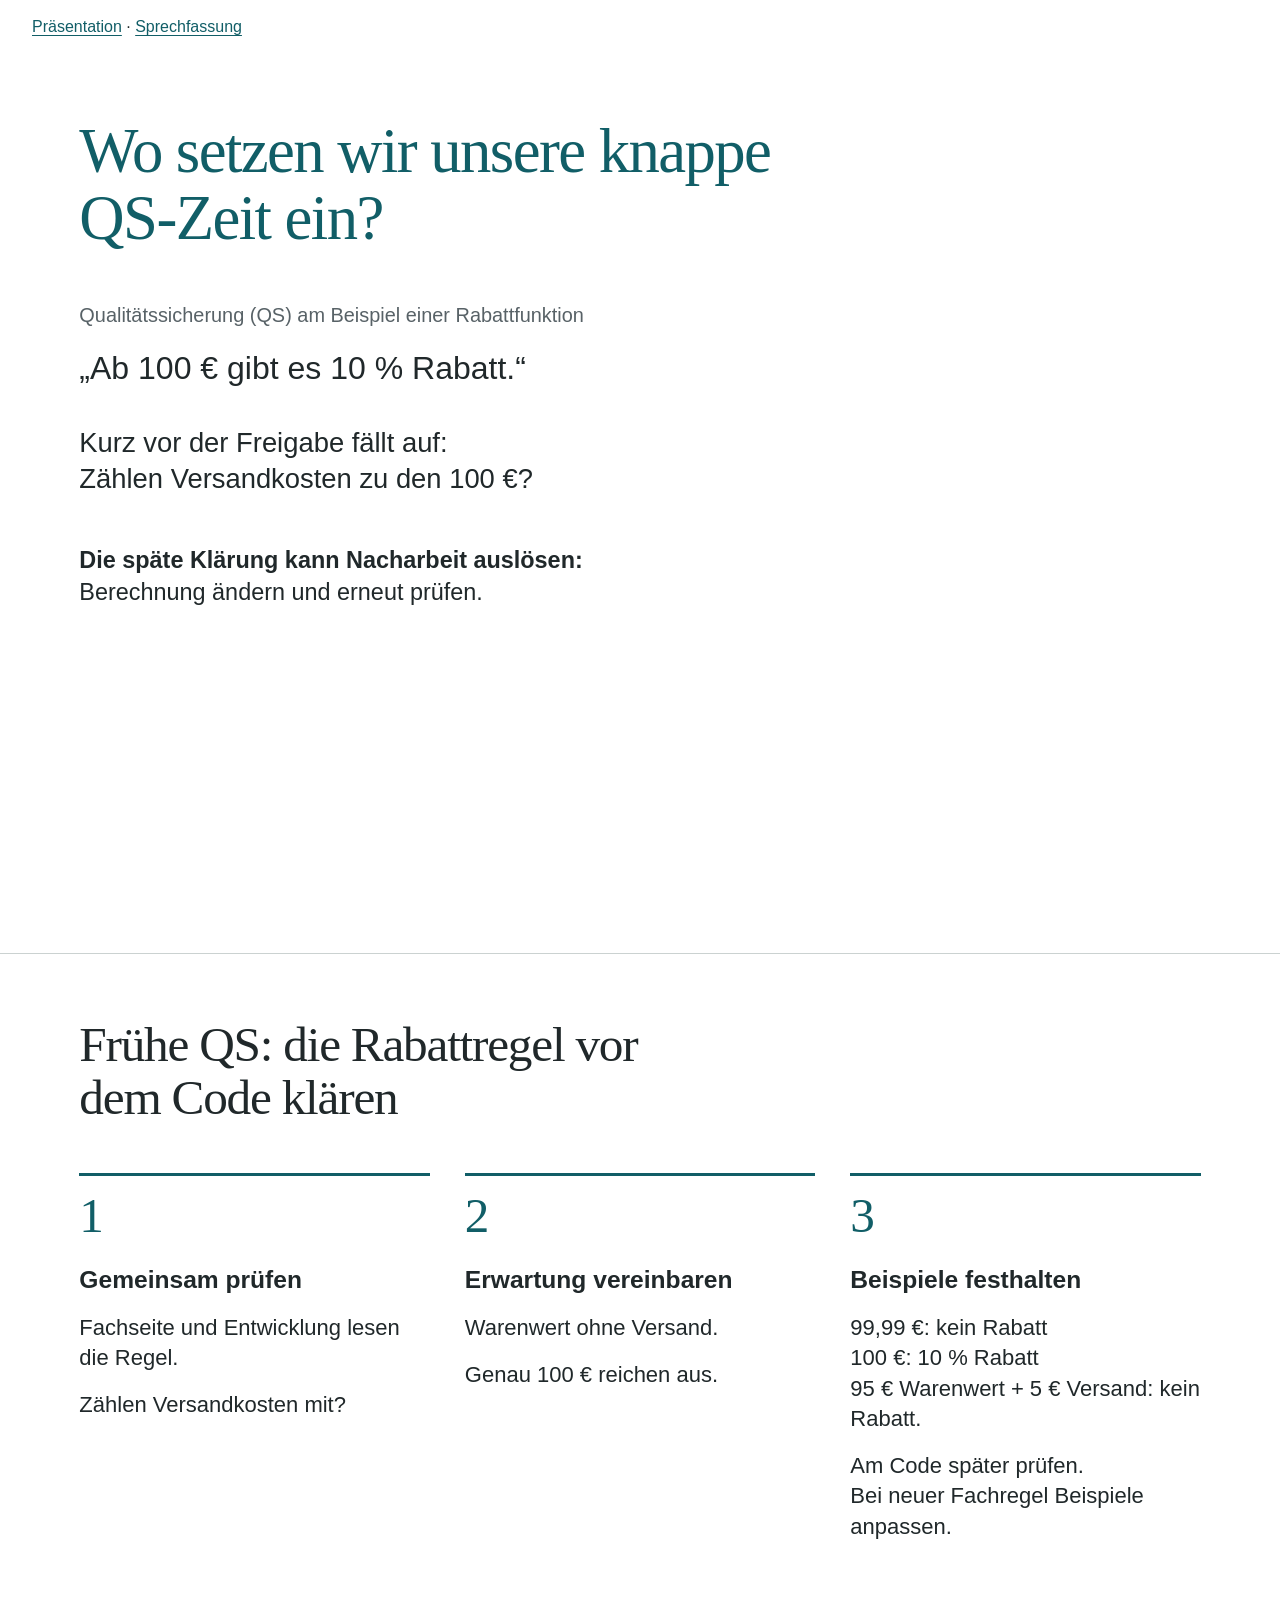
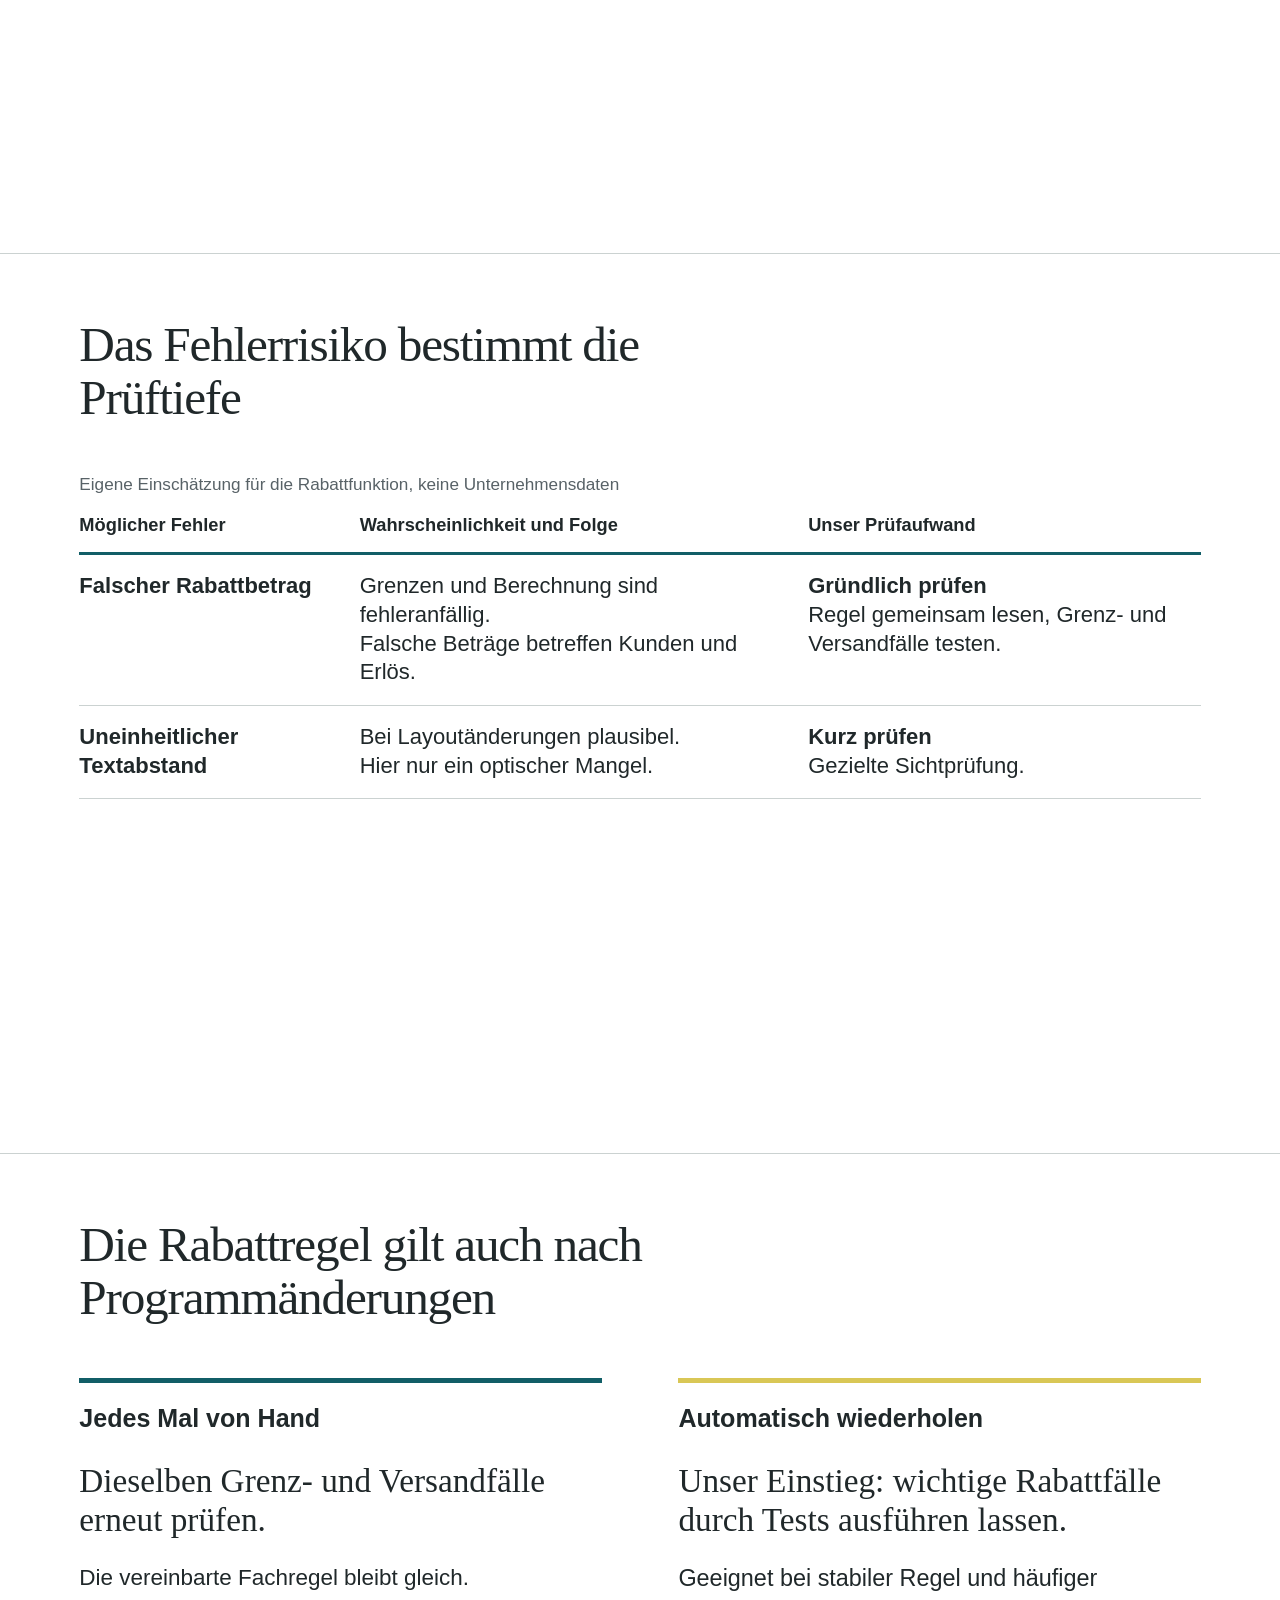
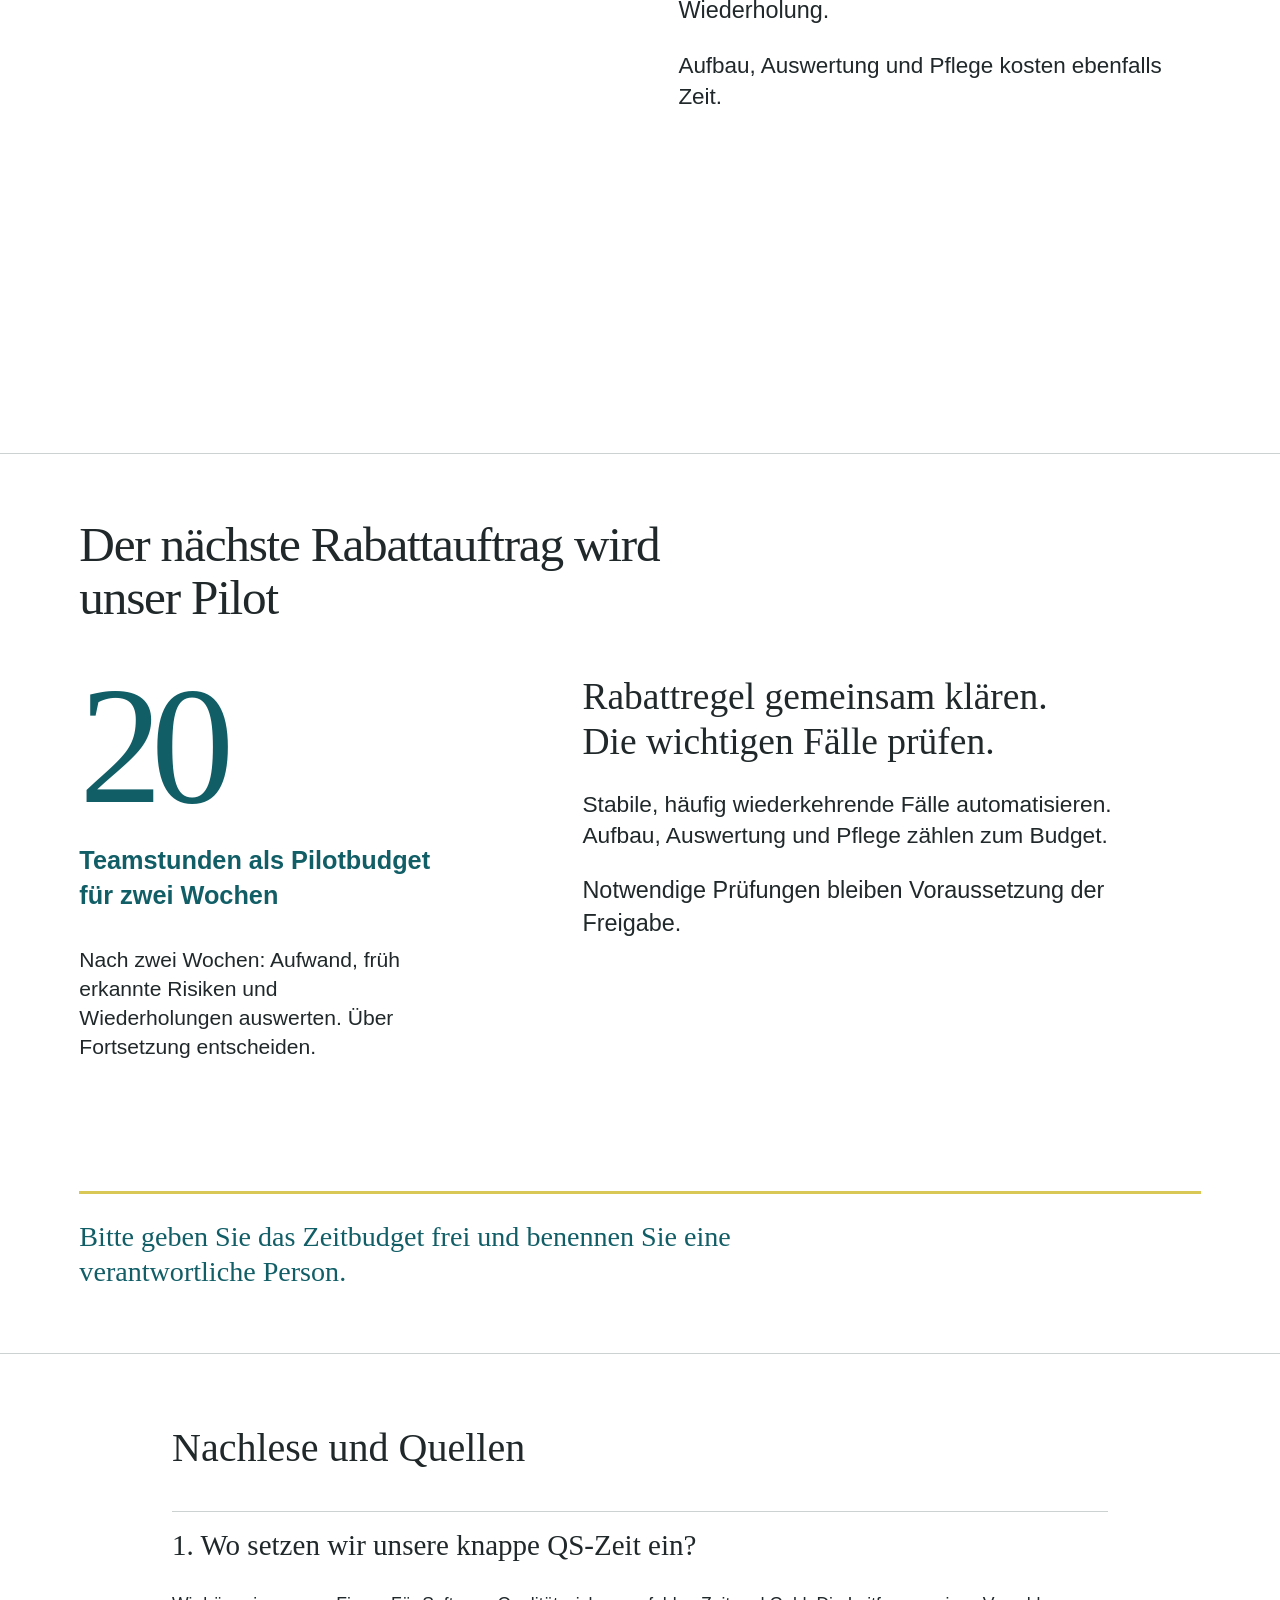
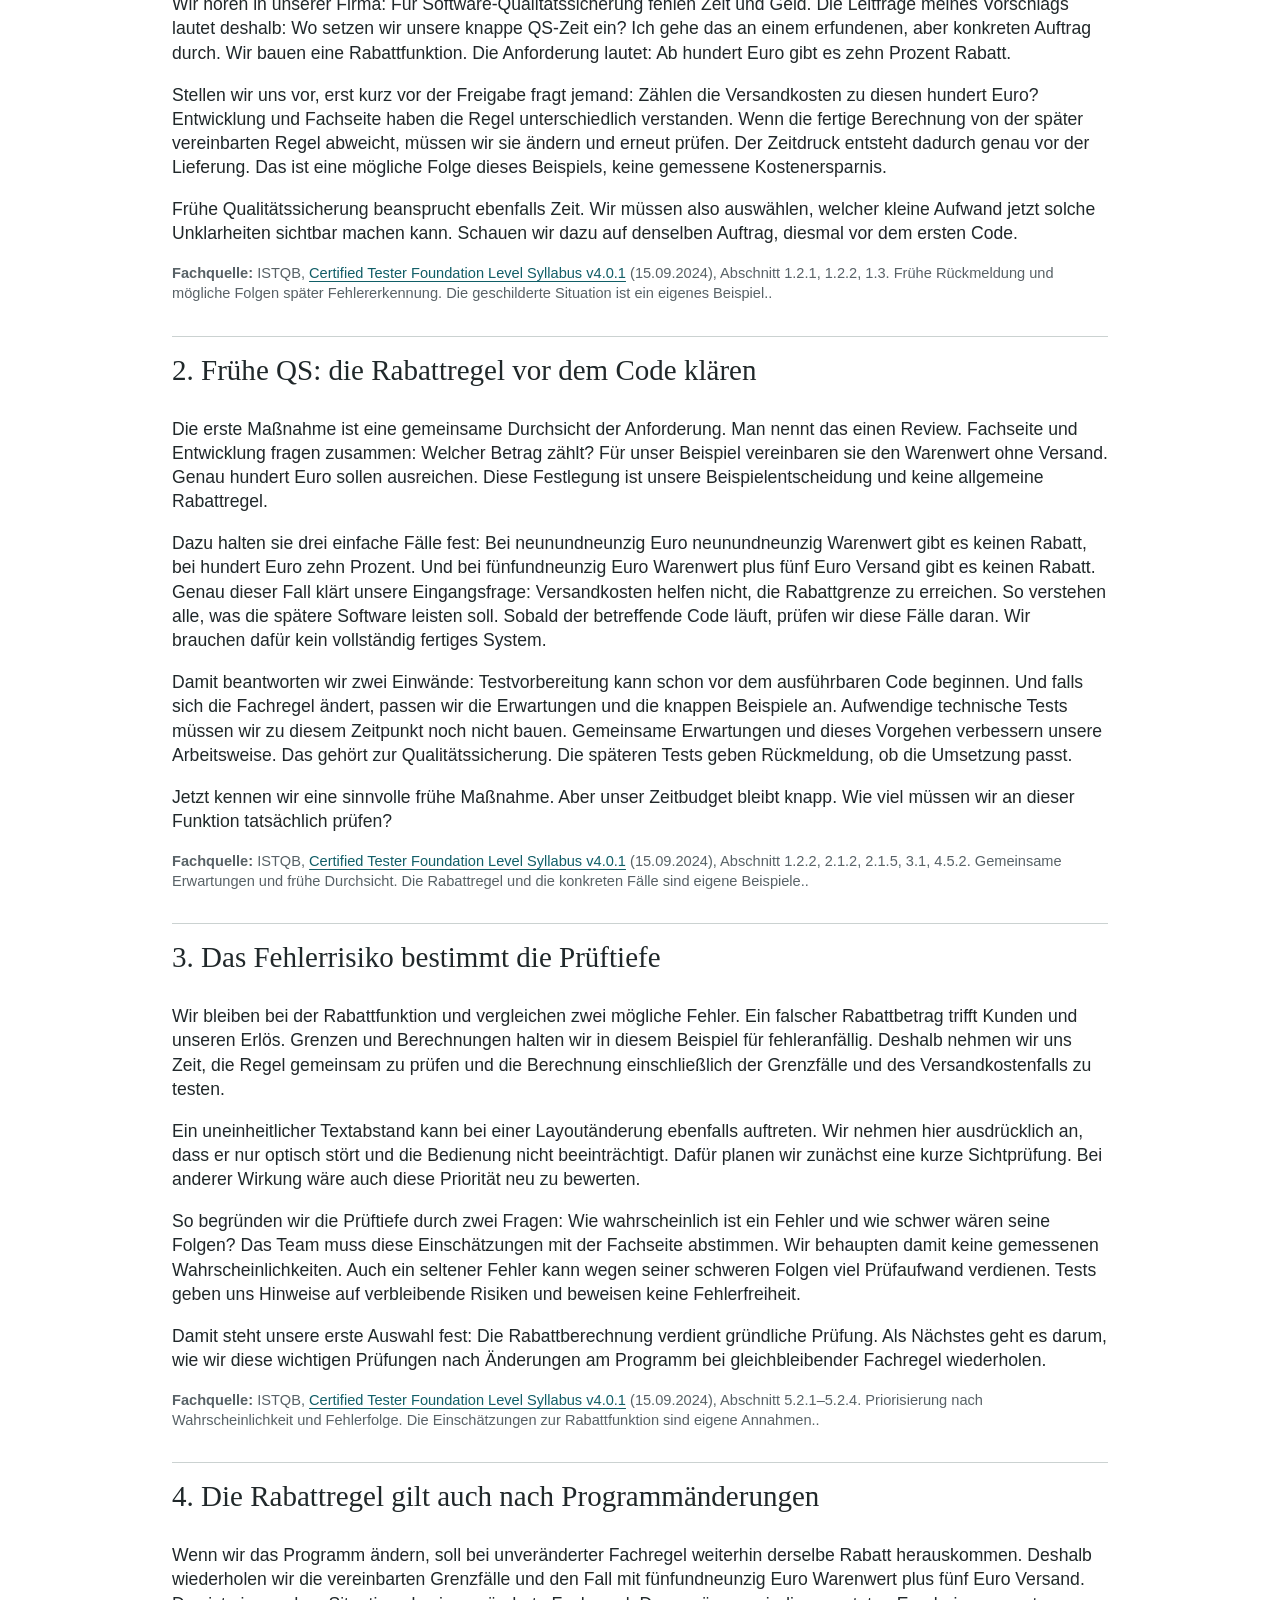
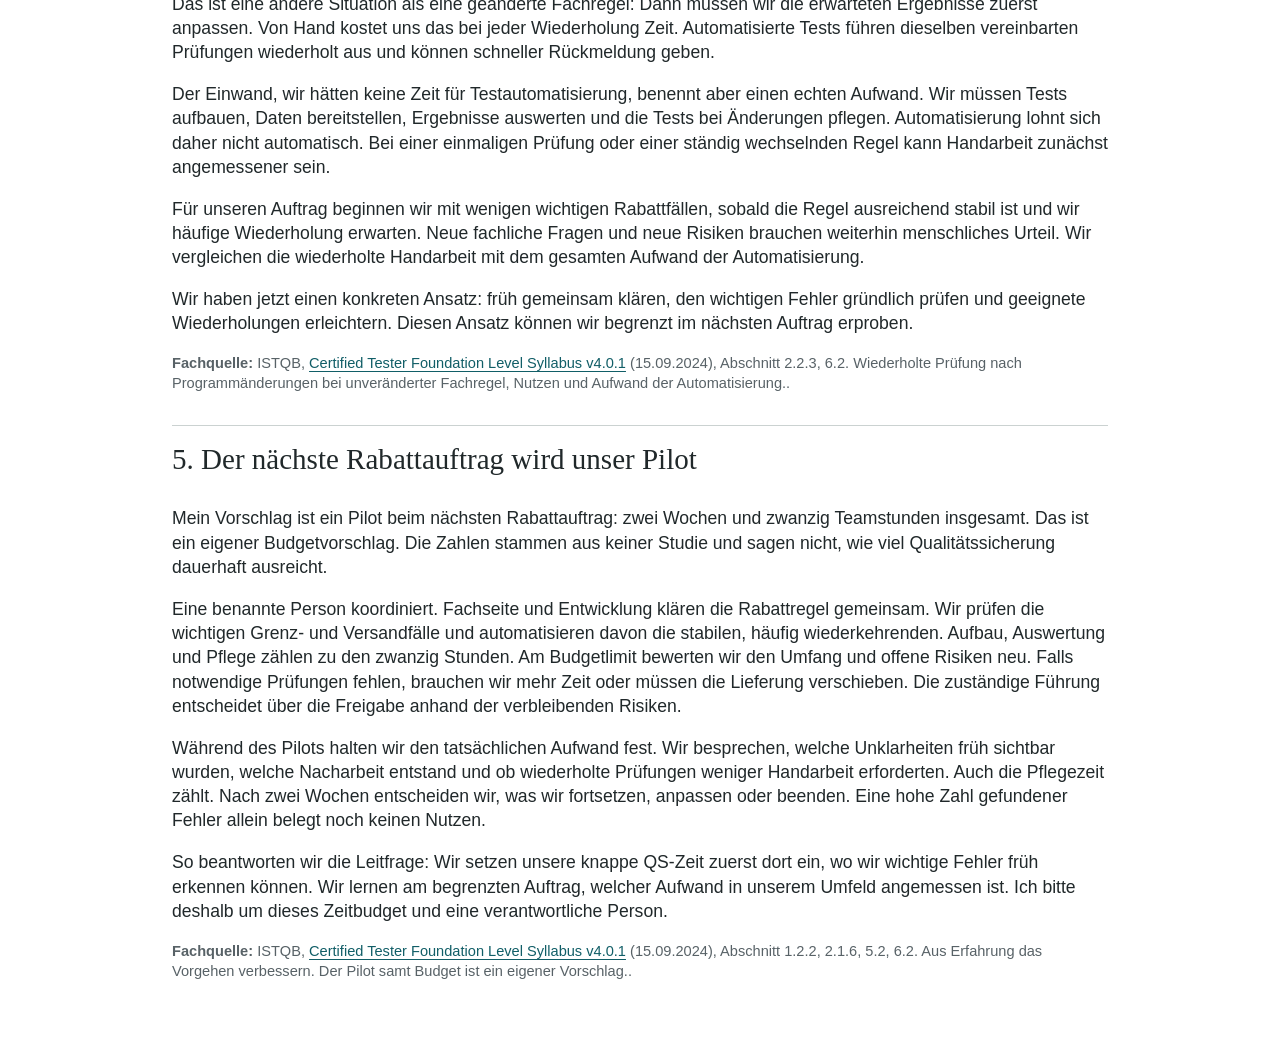
<file: 7-semester/sqm/1_übung/praesentation-neu/statisch.html>
<!doctype html><html lang="de"><head><meta charset="utf-8"><meta name="viewport" content="width=device-width,initial-scale=1"><title>Softwarequalität – statische Folien</title><link rel="stylesheet" href="styles.css"></head><body class="static"><p class="document-links"><a href="index.html">Präsentation</a> · <a href="sprechfassung.html">Sprechfassung</a></p><main><section class="slide opening" id="folie-1" aria-labelledby="titel-1"><h2 id="titel-1" tabindex="-1">Wo setzen wir unsere knappe QS-Zeit ein?</h2><div class="opening-statement"><p class="example-label">Qualitätssicherung (QS) am Beispiel einer Rabattfunktion</p><p class="big-quote">„Ab 100 € gibt es 10 % Rabatt.“</p><p class="opening-answer">Kurz vor der Freigabe fällt auf:<br>Zählen Versandkosten zu den 100 €?</p><p class="opening-consequence"><strong>Die späte Klärung kann Nacharbeit auslösen:</strong><br>Berechnung ändern und erneut prüfen.</p></div></section>
<section class="slide early" id="folie-2" aria-labelledby="titel-2"><h2 id="titel-2" tabindex="-1">Frühe QS: die Rabattregel vor dem Code klären</h2><ol class="process"><li><span class="step-number">1</span><strong>Gemeinsam prüfen</strong><p>Fachseite und Entwicklung lesen die Regel.</p><p>Zählen Versandkosten mit?</p></li><li><span class="step-number">2</span><strong>Erwartung vereinbaren</strong><p>Warenwert ohne Versand.</p><p>Genau 100 € reichen aus.</p></li><li><span class="step-number">3</span><strong>Beispiele festhalten</strong><p>99,99 €: kein Rabatt<br>100 €: 10 % Rabatt<br>95 € Warenwert + 5 € Versand: kein Rabatt.</p><p>Am Code später prüfen.<br>Bei neuer Fachregel Beispiele anpassen.</p></li></ol></section>
<section class="slide risk" id="folie-3" aria-labelledby="titel-3"><h2 id="titel-3" tabindex="-1">Das Fehlerrisiko bestimmt die Prüftiefe</h2><table><caption>Eigene Einschätzung für die Rabattfunktion, keine Unternehmensdaten</caption><thead><tr><th scope="col">Möglicher Fehler</th><th scope="col">Wahrscheinlichkeit und Folge</th><th scope="col">Unser Prüfaufwand</th></tr></thead><tbody><tr><th scope="row">Falscher Rabattbetrag</th><td>Grenzen und Berechnung sind fehleranfällig.<br>Falsche Beträge betreffen Kunden und Erlös.</td><td><strong>Gründlich prüfen</strong><br>Regel gemeinsam lesen, Grenz- und Versandfälle testen.</td></tr><tr><th scope="row">Uneinheitlicher Textabstand</th><td>Bei Layoutänderungen plausibel.<br>Hier nur ein optischer Mangel.</td><td><strong>Kurz prüfen</strong><br>Gezielte Sichtprüfung.</td></tr></tbody></table></section>
<section class="slide automation" id="folie-4" aria-labelledby="titel-4"><h2 id="titel-4" tabindex="-1">Die Rabattregel gilt auch nach Programmänderungen</h2><div class="comparison"><section><h3>Jedes Mal von Hand</h3><p class="comparison-main">Dieselben Grenz- und Versandfälle erneut prüfen.</p><p>Die vereinbarte Fachregel bleibt gleich.</p></section><section><h3>Automatisch wiederholen</h3><p class="comparison-main">Unser Einstieg: wichtige Rabattfälle durch Tests ausführen lassen.</p><p>Geeignet bei stabiler Regel und häufiger Wiederholung.</p><p>Aufbau, Auswertung und Pflege kosten ebenfalls Zeit.</p></section></div></section>
<section class="slide pilot" id="folie-5" aria-labelledby="titel-5"><h2 id="titel-5" tabindex="-1">Der nächste Rabattauftrag wird unser Pilot</h2><div class="pilot-proposal"><div><p class="pilot-budget"><strong>20</strong><span>Teamstunden als Pilotbudget<br>für zwei Wochen</span></p><p class="pilot-review">Nach zwei Wochen: Aufwand, früh erkannte Risiken und Wiederholungen auswerten. Über Fortsetzung entscheiden.</p></div><div class="pilot-scope"><p class="pilot-duration">Rabattregel gemeinsam klären.<br>Die wichtigen Fälle prüfen.</p><p>Stabile, häufig wiederkehrende Fälle automatisieren.<br>Aufbau, Auswertung und Pflege zählen zum Budget.</p><p>Notwendige Prüfungen bleiben Voraussetzung der Freigabe.</p></div></div><div class="pilot-decision"><p class="request">Bitte geben Sie das Zeitbudget frei und benennen Sie eine verantwortliche Person.</p></div></section></main><aside class="static-appendix"><h2>Nachlese und Quellen</h2><section class="read-entry"><h3>1. Wo setzen wir unsere knappe QS-Zeit ein?</h3><p>Wir hören in unserer Firma: Für Software-Qualitätssicherung fehlen Zeit und Geld. Die Leitfrage meines Vorschlags lautet deshalb: Wo setzen wir unsere knappe QS-Zeit ein? Ich gehe das an einem erfundenen, aber konkreten Auftrag durch. Wir bauen eine Rabattfunktion. Die Anforderung lautet: Ab hundert Euro gibt es zehn Prozent Rabatt.</p><p>Stellen wir uns vor, erst kurz vor der Freigabe fragt jemand: Zählen die Versandkosten zu diesen hundert Euro? Entwicklung und Fachseite haben die Regel unterschiedlich verstanden. Wenn die fertige Berechnung von der später vereinbarten Regel abweicht, müssen wir sie ändern und erneut prüfen. Der Zeitdruck entsteht dadurch genau vor der Lieferung. Das ist eine mögliche Folge dieses Beispiels, keine gemessene Kostenersparnis.</p><p>Frühe Qualitätssicherung beansprucht ebenfalls Zeit. Wir müssen also auswählen, welcher kleine Aufwand jetzt solche Unklarheiten sichtbar machen kann. Schauen wir dazu auf denselben Auftrag, diesmal vor dem ersten Code.</p><p class="source"><strong>Fachquelle:</strong> ISTQB, <a href="https://istqb.org/wp-content/uploads/2024/11/ISTQB_CTFL_Syllabus_v4.0.1.pdf" target="_blank" rel="noopener">Certified Tester Foundation Level Syllabus v4.0.1</a> (15.09.2024), Abschnitt 1.2.1, 1.2.2, 1.3. Frühe Rückmeldung und mögliche Folgen später Fehlererkennung. Die geschilderte Situation ist ein eigenes Beispiel..</p></section><section class="read-entry"><h3>2. Frühe QS: die Rabattregel vor dem Code klären</h3><p>Die erste Maßnahme ist eine gemeinsame Durchsicht der Anforderung. Man nennt das einen Review. Fachseite und Entwicklung fragen zusammen: Welcher Betrag zählt? Für unser Beispiel vereinbaren sie den Warenwert ohne Versand. Genau hundert Euro sollen ausreichen. Diese Festlegung ist unsere Beispielentscheidung und keine allgemeine Rabattregel.</p><p>Dazu halten sie drei einfache Fälle fest: Bei neunundneunzig Euro neunundneunzig Warenwert gibt es keinen Rabatt, bei hundert Euro zehn Prozent. Und bei fünfundneunzig Euro Warenwert plus fünf Euro Versand gibt es keinen Rabatt. Genau dieser Fall klärt unsere Eingangsfrage: Versandkosten helfen nicht, die Rabattgrenze zu erreichen. So verstehen alle, was die spätere Software leisten soll. Sobald der betreffende Code läuft, prüfen wir diese Fälle daran. Wir brauchen dafür kein vollständig fertiges System.</p><p>Damit beantworten wir zwei Einwände: Testvorbereitung kann schon vor dem ausführbaren Code beginnen. Und falls sich die Fachregel ändert, passen wir die Erwartungen und die knappen Beispiele an. Aufwendige technische Tests müssen wir zu diesem Zeitpunkt noch nicht bauen. Gemeinsame Erwartungen und dieses Vorgehen verbessern unsere Arbeitsweise. Das gehört zur Qualitätssicherung. Die späteren Tests geben Rückmeldung, ob die Umsetzung passt.</p><p>Jetzt kennen wir eine sinnvolle frühe Maßnahme. Aber unser Zeitbudget bleibt knapp. Wie viel müssen wir an dieser Funktion tatsächlich prüfen?</p><p class="source"><strong>Fachquelle:</strong> ISTQB, <a href="https://istqb.org/wp-content/uploads/2024/11/ISTQB_CTFL_Syllabus_v4.0.1.pdf" target="_blank" rel="noopener">Certified Tester Foundation Level Syllabus v4.0.1</a> (15.09.2024), Abschnitt 1.2.2, 2.1.2, 2.1.5, 3.1, 4.5.2. Gemeinsame Erwartungen und frühe Durchsicht. Die Rabattregel und die konkreten Fälle sind eigene Beispiele..</p></section><section class="read-entry"><h3>3. Das Fehlerrisiko bestimmt die Prüftiefe</h3><p>Wir bleiben bei der Rabattfunktion und vergleichen zwei mögliche Fehler. Ein falscher Rabattbetrag trifft Kunden und unseren Erlös. Grenzen und Berechnungen halten wir in diesem Beispiel für fehleranfällig. Deshalb nehmen wir uns Zeit, die Regel gemeinsam zu prüfen und die Berechnung einschließlich der Grenzfälle und des Versandkostenfalls zu testen.</p><p>Ein uneinheitlicher Textabstand kann bei einer Layoutänderung ebenfalls auftreten. Wir nehmen hier ausdrücklich an, dass er nur optisch stört und die Bedienung nicht beeinträchtigt. Dafür planen wir zunächst eine kurze Sichtprüfung. Bei anderer Wirkung wäre auch diese Priorität neu zu bewerten.</p><p>So begründen wir die Prüftiefe durch zwei Fragen: Wie wahrscheinlich ist ein Fehler und wie schwer wären seine Folgen? Das Team muss diese Einschätzungen mit der Fachseite abstimmen. Wir behaupten damit keine gemessenen Wahrscheinlichkeiten. Auch ein seltener Fehler kann wegen seiner schweren Folgen viel Prüfaufwand verdienen. Tests geben uns Hinweise auf verbleibende Risiken und beweisen keine Fehlerfreiheit.</p><p>Damit steht unsere erste Auswahl fest: Die Rabattberechnung verdient gründliche Prüfung. Als Nächstes geht es darum, wie wir diese wichtigen Prüfungen nach Änderungen am Programm bei gleichbleibender Fachregel wiederholen.</p><p class="source"><strong>Fachquelle:</strong> ISTQB, <a href="https://istqb.org/wp-content/uploads/2024/11/ISTQB_CTFL_Syllabus_v4.0.1.pdf" target="_blank" rel="noopener">Certified Tester Foundation Level Syllabus v4.0.1</a> (15.09.2024), Abschnitt 5.2.1–5.2.4. Priorisierung nach Wahrscheinlichkeit und Fehlerfolge. Die Einschätzungen zur Rabattfunktion sind eigene Annahmen..</p></section><section class="read-entry"><h3>4. Die Rabattregel gilt auch nach Programmänderungen</h3><p>Wenn wir das Programm ändern, soll bei unveränderter Fachregel weiterhin derselbe Rabatt herauskommen. Deshalb wiederholen wir die vereinbarten Grenzfälle und den Fall mit fünfundneunzig Euro Warenwert plus fünf Euro Versand. Das ist eine andere Situation als eine geänderte Fachregel: Dann müssen wir die erwarteten Ergebnisse zuerst anpassen. Von Hand kostet uns das bei jeder Wiederholung Zeit. Automatisierte Tests führen dieselben vereinbarten Prüfungen wiederholt aus und können schneller Rückmeldung geben.</p><p>Der Einwand, wir hätten keine Zeit für Testautomatisierung, benennt aber einen echten Aufwand. Wir müssen Tests aufbauen, Daten bereitstellen, Ergebnisse auswerten und die Tests bei Änderungen pflegen. Automatisierung lohnt sich daher nicht automatisch. Bei einer einmaligen Prüfung oder einer ständig wechselnden Regel kann Handarbeit zunächst angemessener sein.</p><p>Für unseren Auftrag beginnen wir mit wenigen wichtigen Rabattfällen, sobald die Regel ausreichend stabil ist und wir häufige Wiederholung erwarten. Neue fachliche Fragen und neue Risiken brauchen weiterhin menschliches Urteil. Wir vergleichen die wiederholte Handarbeit mit dem gesamten Aufwand der Automatisierung.</p><p>Wir haben jetzt einen konkreten Ansatz: früh gemeinsam klären, den wichtigen Fehler gründlich prüfen und geeignete Wiederholungen erleichtern. Diesen Ansatz können wir begrenzt im nächsten Auftrag erproben.</p><p class="source"><strong>Fachquelle:</strong> ISTQB, <a href="https://istqb.org/wp-content/uploads/2024/11/ISTQB_CTFL_Syllabus_v4.0.1.pdf" target="_blank" rel="noopener">Certified Tester Foundation Level Syllabus v4.0.1</a> (15.09.2024), Abschnitt 2.2.3, 6.2. Wiederholte Prüfung nach Programmänderungen bei unveränderter Fachregel, Nutzen und Aufwand der Automatisierung..</p></section><section class="read-entry"><h3>5. Der nächste Rabattauftrag wird unser Pilot</h3><p>Mein Vorschlag ist ein Pilot beim nächsten Rabattauftrag: zwei Wochen und zwanzig Teamstunden insgesamt. Das ist ein eigener Budgetvorschlag. Die Zahlen stammen aus keiner Studie und sagen nicht, wie viel Qualitätssicherung dauerhaft ausreicht.</p><p>Eine benannte Person koordiniert. Fachseite und Entwicklung klären die Rabattregel gemeinsam. Wir prüfen die wichtigen Grenz- und Versandfälle und automatisieren davon die stabilen, häufig wiederkehrenden. Aufbau, Auswertung und Pflege zählen zu den zwanzig Stunden. Am Budgetlimit bewerten wir den Umfang und offene Risiken neu. Falls notwendige Prüfungen fehlen, brauchen wir mehr Zeit oder müssen die Lieferung verschieben. Die zuständige Führung entscheidet über die Freigabe anhand der verbleibenden Risiken.</p><p>Während des Pilots halten wir den tatsächlichen Aufwand fest. Wir besprechen, welche Unklarheiten früh sichtbar wurden, welche Nacharbeit entstand und ob wiederholte Prüfungen weniger Handarbeit erforderten. Auch die Pflegezeit zählt. Nach zwei Wochen entscheiden wir, was wir fortsetzen, anpassen oder beenden. Eine hohe Zahl gefundener Fehler allein belegt noch keinen Nutzen.</p><p>So beantworten wir die Leitfrage: Wir setzen unsere knappe QS-Zeit zuerst dort ein, wo wir wichtige Fehler früh erkennen können. Wir lernen am begrenzten Auftrag, welcher Aufwand in unserem Umfeld angemessen ist. Ich bitte deshalb um dieses Zeitbudget und eine verantwortliche Person.</p><p class="source"><strong>Fachquelle:</strong> ISTQB, <a href="https://istqb.org/wp-content/uploads/2024/11/ISTQB_CTFL_Syllabus_v4.0.1.pdf" target="_blank" rel="noopener">Certified Tester Foundation Level Syllabus v4.0.1</a> (15.09.2024), Abschnitt 1.2.2, 2.1.6, 5.2, 6.2. Aus Erfahrung das Vorgehen verbessern. Der Pilot samt Budget ist ein eigener Vorschlag..</p></section></aside></body></html>
</file>
<file: 7-semester/sqm/1_übung/praesentation-neu/styles.css>
:root{--petrol:#115e67;--mustard:#d9c756;--ink:#20282a;--muted:#586267;--line:#cbd2d1;--soft:#f2f5f4;font-family:Arial,Helvetica,sans-serif;color:var(--ink);background:#fff;font-synthesis:none}*{box-sizing:border-box}html{scroll-behavior:auto}body{margin:0}a{color:var(--petrol);text-underline-offset:.2em}button,select{font:inherit}button,summary,select{cursor:pointer}button{color:var(--ink);background:white;border:1px solid var(--petrol);padding:.6em .9em;border-radius:2px}button:hover{background:var(--soft)}:focus-visible{outline:3px solid var(--petrol);outline-offset:5px}h1,h2,h3,p,ol,dl{margin-top:0}h1,h2{font-family:Georgia,'Times New Roman',serif;font-weight:400}h3{font-size:1em}p{line-height:1.38}.slide{width:100%;max-width:1600px;min-height:100vh;min-height:100svh;margin:0 auto;padding:clamp(2rem,5vw,5rem) clamp(1.5rem,6.2vw,6.5rem);display:flex;flex-direction:column;font-size:clamp(1.25rem,1.83vw,1.85rem);line-height:1.35;overflow-wrap:break-word}.slide[hidden]{display:none}.slide h2{font-size:clamp(2.25rem,3.85vw,4rem);line-height:1.08;letter-spacing:-.025em;margin:0 0 clamp(2rem,3.8vw,3.8rem);max-width:24ch;outline-offset:8px}.slide h2:focus{outline:none}.opening h2{font-size:clamp(2.65rem,4.9vw,5rem);line-height:1.06;max-width:24ch;color:var(--petrol);margin-bottom:clamp(2rem,4vw,4rem)}.opening-statement{max-width:1120px}.opening-consequence{margin:0;max-width:46ch}.pilot-review{margin:1.5em 0 0;font-size:.9em;max-width:30ch}.example-label{font-size:.85em;color:var(--muted);margin-bottom:.8em}.big-quote{font-size:clamp(1.7rem,2.5vw,2.55rem);margin-bottom:1.1em;max-width:32ch}.opening-answer{font-size:clamp(1.4rem,2.14vw,2.15rem);line-height:1.32;margin-bottom:1.7em}.context-quote{font-size:.94em;color:var(--muted);margin-bottom:2rem;max-width:49ch}.process{list-style:none;padding:0;display:grid;grid-template-columns:repeat(3,minmax(0,1fr));gap:2.2rem;margin:0}.process li{border-top:3px solid var(--petrol);padding-top:.65em}.step-number{display:block;color:var(--petrol);font-family:Georgia,'Times New Roman',serif;font-size:2.1em;line-height:1;margin-bottom:.45em}.process strong{display:block;font-size:1.05em;margin-bottom:.7em}.process p{font-size:.94em;margin-bottom:.75em}.comparison{display:grid;grid-template-columns:1fr 1fr;gap:clamp(2rem,6vw,6rem);margin:.3rem 0 1.9rem}.comparison section:first-child{border-top:5px solid var(--petrol)}.comparison section:last-child{border-top:5px solid var(--mustard)}.comparison section{padding-top:.8em}.comparison h3{font-family:Arial,Helvetica,sans-serif;font-size:1.07em;font-weight:700;margin:0 0 1em}.comparison-main{font-family:Georgia,'Times New Roman',serif;font-size:1.42em;line-height:1.2;margin-bottom:.65em}.comparison section>p:last-child{font-size:.96em;margin-bottom:.5em}.risk h2{max-width:25ch}.risk table{width:100%;border-collapse:collapse;table-layout:fixed;text-align:left;font-size:.94em}.risk caption{text-align:left;font-size:.78em;color:var(--muted);padding-bottom:1em}.risk th,.risk td{padding:.8em .65em .8em 0;vertical-align:top;border-bottom:1px solid var(--line);font-weight:400;line-height:1.3}.risk thead th{font-size:.83em;font-weight:700;border-bottom:3px solid var(--petrol);padding-top:0}.risk th:nth-child(1){width:25%}.risk th:nth-child(2){width:40%}.risk th:nth-child(3){width:35%}.risk tbody th{font-weight:700}.risk td span{font-size:.82em;color:var(--muted)}.pilot-proposal{display:grid;grid-template-columns:1fr 1.45fr;gap:clamp(2rem,6vw,6rem);align-items:start;margin:.1rem 0 2.3rem}.pilot-budget{margin:0;color:var(--petrol)}.pilot-budget strong{font-family:Georgia,'Times New Roman',serif;font-size:clamp(6rem,13vw,13rem);font-weight:400;letter-spacing:-.07em;line-height:.86;display:block}.pilot-budget span{display:block;margin-top:1em;font-size:1.08em;font-weight:700}.pilot-duration{font-family:Georgia,'Times New Roman',serif;font-size:1.6em;line-height:1.2;margin-bottom:.65em}.pilot-scope>p:nth-child(2){font-size:.97em}.pilot-decision{border-top:3px solid var(--mustard);padding-top:1.05em;margin-top:auto}.pilot-decision p{margin-bottom:0;font-size:.87em}.pilot-decision .request{max-width:55ch;font-family:Georgia,'Times New Roman',serif;font-size:1.2em;line-height:1.25;color:var(--petrol)}.sr-only{position:absolute;width:1px;height:1px;padding:0;margin:-1px;overflow:hidden;clip-path:inset(50%);white-space:nowrap;border:0}.skip-link{position:fixed;top:.5rem;left:.5rem;background:white;padding:1em;z-index:10;transform:translateY(-150%)}.skip-link:focus{transform:translateY(0)}dialog{color:var(--ink);width:min(1000px,94vw);max-height:90vh;max-height:90svh;overflow-y:auto;padding:clamp(1.2rem,3vw,2.5rem);border:2px solid var(--petrol);background:white;font-size:1.05rem;line-height:1.5}dialog::backdrop{background:#182a2eb8}.dialog-heading{display:flex;gap:1.5rem;align-items:start;justify-content:space-between;margin-bottom:1.4em}.dialog-heading h2{font-size:2rem;margin:0}.dialog-heading button{flex-shrink:0}.dialog-heading+nav ol{padding-left:1.7em}.dialog-heading+nav li{margin:.6rem 0}.dialog-heading+nav button{text-align:left;width:100%}summary{font-weight:700;color:var(--petrol);padding:.7rem 0}details[open] summary{margin-bottom:1rem}.read-entry{margin:2rem 0;padding-top:1rem;border-top:1px solid var(--line)}.read-entry h3{font-family:Georgia,'Times New Roman',serif;font-weight:400;font-size:1.65em;line-height:1.2}.source{font-size:.83em;color:var(--muted);overflow-wrap:anywhere}.shortcuts{display:grid;grid-template-columns:1fr 1.4fr;gap:1rem}.shortcuts dt{font-weight:700}.shortcuts dd{margin:0}.fallback-message,.document-links{margin:1rem 2rem;font-size:1rem}.static .slide{border-bottom:1px solid var(--line)}.static-appendix{max-width:1000px;margin:4rem auto;padding:0 2rem;font-size:1.1rem;line-height:1.5}.static-appendix>h2{font-size:2.5rem}.manuscript,.speaker{max-width:1080px;margin:0 auto;padding:2rem clamp(1.3rem,4vw,4rem);font-size:1.15rem;line-height:1.55}.manuscript h1,.speaker h1{font-size:2.7rem;line-height:1.15}.manuscript .read-entry h3,.speaker-note h2{font-size:2rem;line-height:1.2}.speaker-controls{display:flex;gap:1rem;flex-wrap:wrap;align-items:center;padding:1.4rem 0;border-block:1px solid var(--line);margin:2rem 0}.speaker-controls[hidden]{display:none}.speaker-controls label{margin-left:auto}.speaker-controls select{margin-left:.4em;padding:.5em;max-width:100%}.note-position{font-size:.9rem;color:var(--muted);font-weight:700}.speaker-note{padding-top:1.4rem;margin-top:2rem}.speaker-note[hidden]{display:none}#connection{font-size:.93em;color:var(--muted)}
@media(min-width:1700px){.slide{padding-top:4.7rem;padding-bottom:4.7rem}}
@media(max-height:720px) and (min-width:900px){.slide{padding-top:2.2rem;padding-bottom:2.2rem}.slide h2{margin-bottom:1.7rem}.opening h2{font-size:clamp(2.65rem,4.9vw,4.5rem)}.big-quote{font-size:clamp(1.7rem,2.3vw,2.3rem);margin-bottom:.7em}.opening-answer{margin-bottom:1.1em}.context-quote{margin-bottom:1.2rem}.process p{margin-bottom:.5em}.comparison{margin-bottom:1.2rem}.comparison h3{margin-bottom:.65em}.risk th,.risk td{padding-top:.6em;padding-bottom:.6em}.pilot-budget strong{font-size:clamp(6rem,11vw,10rem)}.pilot-proposal{margin-bottom:1.4rem}.pilot-duration{font-size:1.4em}}
@media(max-width:760px){.slide{padding:2.2rem 1.4rem;min-height:100svh}.slide h2{font-size:2.25rem;margin-bottom:1.8rem}.opening h2{font-size:3.1rem}.comparison,.pilot-proposal,.pilot-decision{grid-template-columns:1fr;gap:1.5rem}.process{grid-template-columns:1fr;gap:1.2rem}.process li{padding-top:.6em;display:grid;grid-template-columns:2rem 1fr;column-gap:1rem}.step-number{grid-row:1 / 4;font-size:1.5em}.process strong{margin-bottom:.5em}.process p{grid-column:2;margin-bottom:.4em}.context-quote{font-size:1rem}.comparison{margin-top:0}.comparison-main{font-size:1.35em}.risk table{font-size:.76em}.risk th,.risk td{padding-right:.5em;hyphens:auto;overflow-wrap:anywhere}.risk th:nth-child(1){width:25%}.risk th:nth-child(2){width:40%}.risk th:nth-child(3){width:35%}.risk caption{font-size:1em}.risk td span{font-size:.88em}.pilot-budget strong{font-size:6.5rem}.pilot-budget span{margin-top:.6em}.pilot-decision{margin-top:0}.pilot-duration{font-size:1.4em}.dialog-heading{gap:.7rem}.dialog-heading h2{font-size:1.6rem}.dialog-heading button{font-size:.8rem}.shortcuts{grid-template-columns:1fr;gap:.4rem}.shortcuts dd{margin-bottom:.6rem}.speaker-controls label{margin-left:0;width:100%;order:-1}.speaker-controls select{width:calc(100% - 4rem)}.speaker-controls button{font-size:.9rem}.manuscript h1,.speaker h1{font-size:2rem}}
/* Large wide screens need a bounded vertical spacing budget on dense slides.
   Keep type sizes intact and recover room from exterior/title spacing. */
@media screen and (min-width:1400px) and (min-height:800px){.slide.early,.slide.risk,.slide.pilot{padding-top:3.5rem;padding-bottom:3.5rem}.early h2,.risk h2,.pilot h2{margin-bottom:2rem}}
@media(prefers-reduced-motion:reduce){*{scroll-behavior:auto!important;animation:none!important;transition:none!important}}
@page{size:A4 landscape;margin:0}
@media print{html,body{margin:0!important;padding:0!important;max-width:none!important}.slide,.slide[hidden]{display:flex!important;width:297mm;max-width:none;min-height:210mm;height:210mm;padding:14mm 17mm;font-size:14pt;break-after:page;break-inside:avoid;border:0!important}.slide:last-child{break-after:auto}.slide h2{font-size:29pt;line-height:1.08;margin-bottom:9mm}.opening h2{font-size:36pt}.example-label{font-size:12pt}.big-quote{font-size:22pt;margin-bottom:6mm}.opening-answer{font-size:18pt;margin-bottom:8mm}.context-quote{font-size:12pt;margin-bottom:7mm}.process{gap:8mm}.step-number{font-size:23pt}.process strong{font-size:15pt}.process p{font-size:13pt}.comparison{gap:16mm;margin-bottom:7mm}.comparison-main{font-size:21pt}.comparison h3{font-size:15pt;margin-bottom:6mm}.comparison section>p:last-child{font-size:13pt}.risk table{font-size:13pt}.risk caption{font-size:10pt;padding-bottom:5mm}.risk th,.risk td{padding:4mm 3mm 4mm 0}.risk thead th{font-size:11pt}.pilot-proposal{grid-template-columns:1fr 1.45fr;gap:15mm;margin-bottom:8mm}.pilot-budget strong{font-size:95pt}.pilot-budget span{font-size:15pt}.pilot-duration{font-size:23pt}.pilot-scope>p:nth-child(2){font-size:14pt}.pilot-decision{padding-top:5mm}.pilot-decision p{font-size:12pt}.pilot-decision .request{font-size:18pt}.skip-link,.document-links,.fallback-message,.static-appendix,dialog,#status,#keyboard-info,.speaker-controls{display:none!important}body.manuscript,body.speaker{padding:15mm!important;font-size:12pt}.manuscript .read-entry,.speaker-note{break-inside:avoid}.speaker-note[hidden]{display:block!important}.manuscript a,.speaker a{color:inherit}}
</file>
